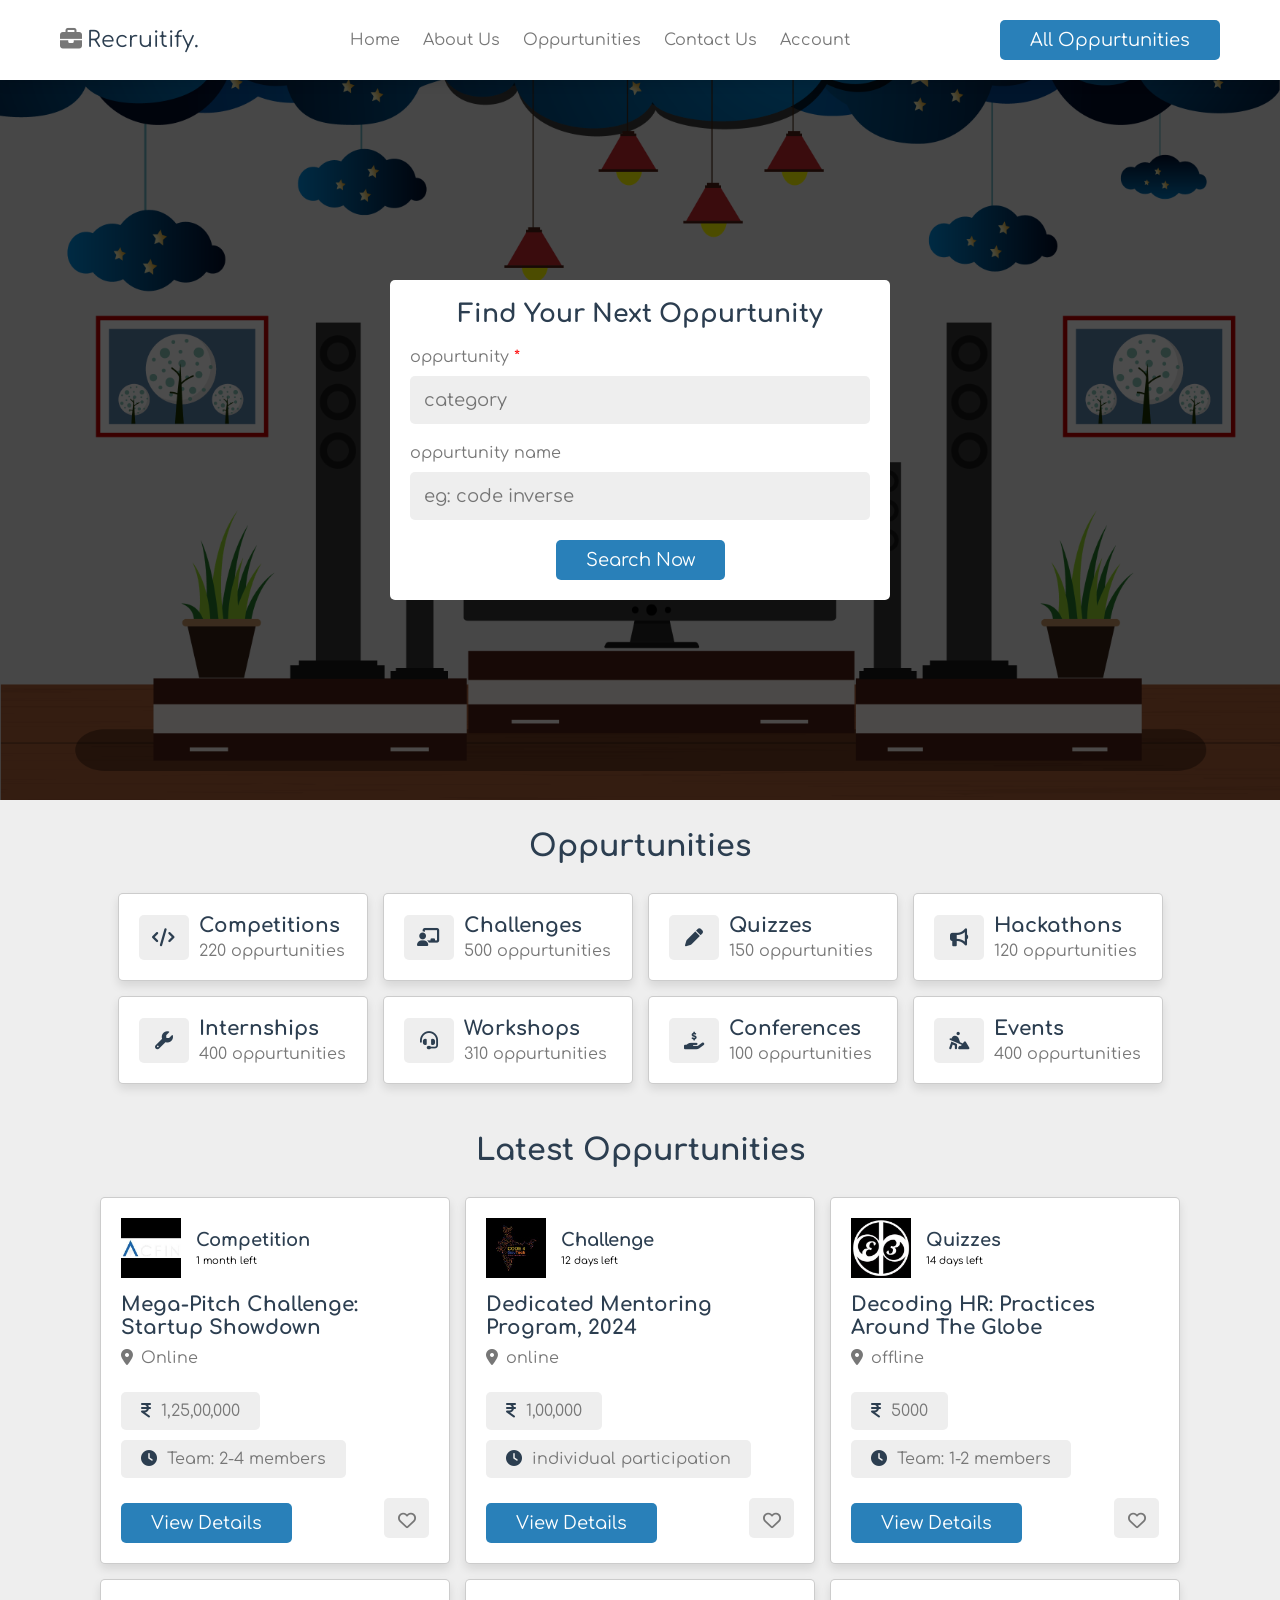
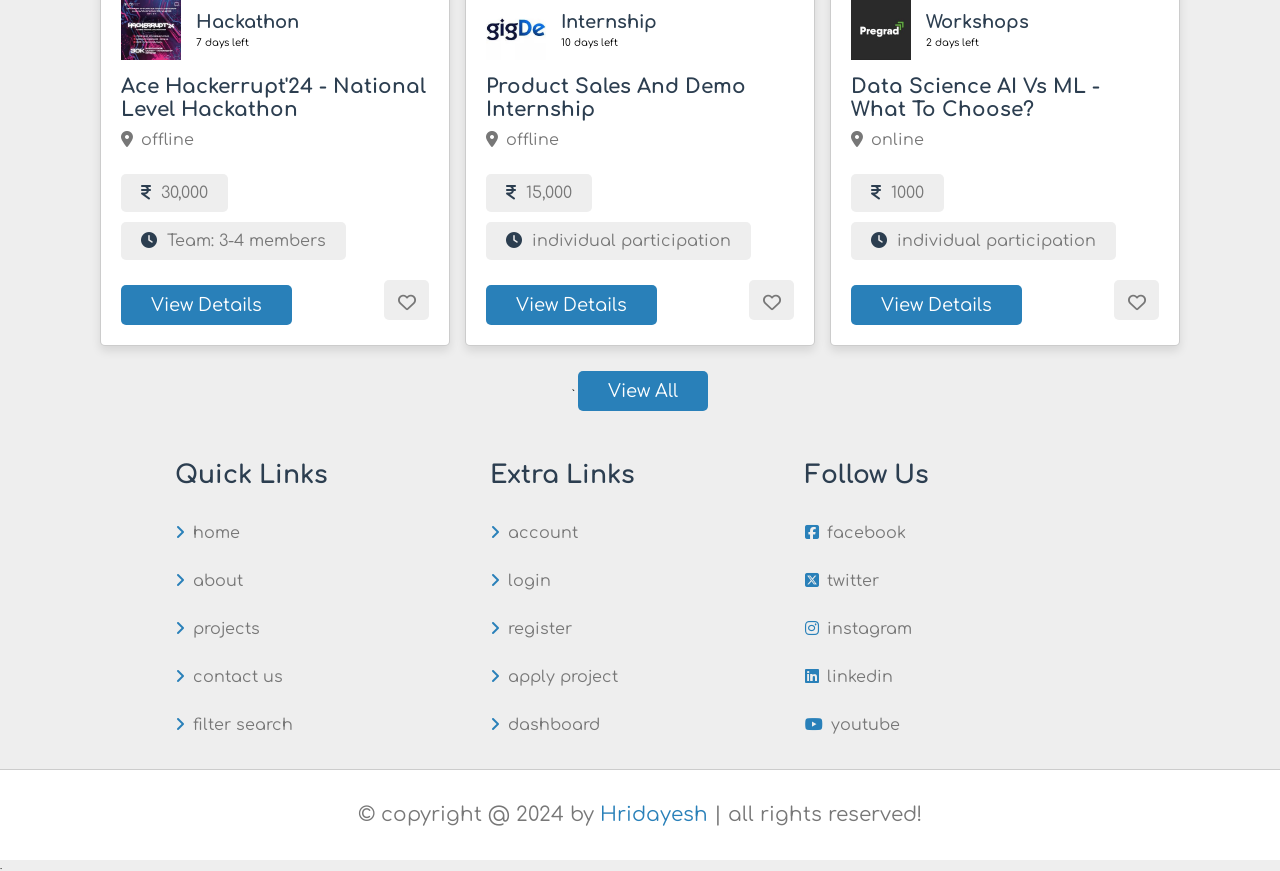
<file: index.html>
<!DOCTYPE html>
<html lang="en">

<head>
    <meta charset="UTF-8">
    <meta http-equiv="X-UA-Compatible" content="IE=edge">
    <meta name="viewport" content="width=device-width, initial-scale=1.0">
    <title>Home</title>

    <!-- CSS file link -->
    <link rel="stylesheet" href="./css/style.css">
</head>

<body>
    <!-- header section -->


    <header class="header">

        <section class="flex">

            <div id="menu-btn" class="fas fa-bars-staggered"></div>

            <a href="index.html" class="logo"><i class="fas fa-briefcase"></i>Recruitify.</a>

            <nav class="navbar">
                <a href="index.html">home</a>
                <a href="about.html">about us</a>
                <a href="oppurtunities.html">oppurtunities</a>
                <a href="contact.html">contact us</a>
                <a href="login.html">account</a>
            </nav>

            <a href="#" class="btn" style="margin-top: 0;" onclick="window.location.href='oppurtunities.html'">all oppurtunities</a>

        </section>

    </header>

    <!-- header section -->

    <!-- home section -->

    <div class="home-container">

        <section class="home">

            <form method="post">
                <h3>find your next oppurtunity</h3>
                <p>oppurtunity <span>*</span></p>
                <input type="text" name="title" placeholder="category" required maxlength="20" class="input">
                <p>oppurtunity name</p>
                <input type="text" name="name" placeholder="eg: code inverse" required maxlength="50" class="input">
                <input onclick="window.location.href='#'" type="submit" value="search Now" name="search now" class="btn">
            </form>

        </section>

    </div>

    <!-- home section -->

    <!-- category section -->

    <section class="category">

        <h1 class="heading">oppurtunities</h1>

        <div class="box-container">

            <a href="#" class="box">
                <i class="fas fa-code"></i>
                <div>
                    <h3>Competitions</h3>
                    <span>220 oppurtunities</span>
                </div>
            </a>

            <a href="#" class="box">
                <i class="fas fa-chalkboard-user"></i>
                <div>
                    <h3>challenges</h3>
                    <span>500 oppurtunities</span>
                </div>
            </a>

            <a href="#" class="box">
                <i class="fas fa-pen"></i>
                <div>
                    <h3>quizzes</h3>
                    <span>150 oppurtunities</span>
                </div>
            </a>

            <a href="#" class="box">
                <i class="fas fa-bullhorn"></i>
                <div>
                    <h3>hackathons</h3>
                    <span>120 oppurtunities</span>
                </div>
            </a>

            <a href="#" class="box">
                <i class="fas fa-wrench"></i>
                <div>
                    <h3>internships</h3>
                    <span>400 oppurtunities</span>
                </div>
            </a>

            <a href="#" class="box">
                <i class="fas fa-headset"></i>
                <div>
                    <h3>workshops</h3>
                    <span>310 oppurtunities</span>
                </div>
            </a>

            <a href="#" class="box">
                <i class="fas fa-hand-holding-dollar"></i>
                <div>
                    <h3>conferences</h3>
                    <span>100 oppurtunities</span>
                </div>
            </a>

            <a href="#" class="box">
                <i class="fas fa-person-digging"></i>
                <div>
                    <h3>events</h3>
                    <span>400 oppurtunities</span>
                </div>
            </a>

        </div>

    </section>

    <!-- category section -->

    <!-- projects section -->

    <section class="projects-container">

        <h1 class="heading">latest oppurtunities</h1>

        <div class="box-container">

            <div class="box">
                <div class="company">
                    <img src="./images/unstop1.jpg" alt="">
                    <div>
                        <h3>Competition</h3>
                        <span>1 month left</span>
                    </div>
                </div>
                <h3 class="project-title">mega-pitch challenge: startup showdown</h3>
                <p class="location"><i class="fas fa-map-marker-alt"></i> <span>Online</span></p>
                <div class="tags">
                    <p><i class="fas fa-indian-rupee-sign"></i> <span>1,25,00,000</span></p>
                    <p><i class="fas fa-clock"></i> <span>Team: 2-4 members</span></p>
                </div>
                <div class="flex-button">
                    <a href="view_project.html" class="btn">view details</a>
                    <button type="submit" class="far fa-heart" name="save"></button>
                </div>
            </div>

            <div class="box">
                <div class="company">
                    <img src="./images/unstop2.jpg" alt="">
                    <div>
                        <h3>challenge</h3>
                        <span>12 days left</span>
                    </div>
                </div>
                <h3 class="project-title">Dedicated Mentoring Program, 2024</h3>
                <p class="location"><i class="fas fa-map-marker-alt"></i> <span>online</span></p>
                <div class="tags">
                    <p><i class="fas fa-indian-rupee-sign"></i> <span>1,00,000</span></p>
                    <p><i class="fas fa-clock"></i> <span>individual participation</span></p>
                </div>
                <div class="flex-button">
                    <a href="view_project.html" class="btn">view details</a>
                    <button type="submit" class="far fa-heart" name="save"></button>
                </div>
            </div>

            <div class="box">
                <div class="company">
                    <img src="./images/unstop3.jpg" alt="">
                    <div>
                        <h3>Quizzes</h3>
                        <span>14 days left</span>
                    </div>
                </div>
                <h3 class="project-title">Decoding HR: Practices Around the Globe</h3>
                <p class="location"><i class="fas fa-map-marker-alt"></i> <span>offline</span></p>
                <div class="tags">
                    <p><i class="fas fa-indian-rupee-sign"></i> <span>5000</span></p>
                    <p><i class="fas fa-clock"></i> <span>Team: 1-2 members</span></p>
                </div>
                <div class="flex-button">
                    <a href="view_project.html" class="btn">view details</a>
                    <button type="submit" class="far fa-heart" name="save"></button>
                </div>
            </div>

            <div class="box">
                <div class="company">
                    <img src="./images/unstop4.jpg" alt="">
                    <div>
                        <h3>hackathon</h3>
                        <span>7 days left</span>
                    </div>
                </div>
                <h3 class="project-title">Ace Hackerrupt'24 - National Level Hackathon</h3>
                <p class="location"><i class="fas fa-map-marker-alt"></i> <span>offline</span></p>
                <div class="tags">
                    <p><i class="fas fa-indian-rupee-sign"></i> <span>30,000</span></p>
                    <p><i class="fas fa-clock"></i> <span>Team: 3-4 members</span></p>
                </div>
                <div class="flex-button">
                    <a href="view_project.html" class="btn">view details</a>
                    <button type="submit" class="far fa-heart" name="save"></button>
                </div>
            </div>

            <div class="box">
                <div class="company">
                    <img src="./images/unstop5.jpg" alt="">
                    <div>
                        <h3>internship</h3>
                        <span>10 days left</span>
                    </div>
                </div>
                <h3 class="project-title">Product sales and Demo internship</h3>
                <p class="location"><i class="fas fa-map-marker-alt"></i> <span>offline</span></p>
                <div class="tags">
                    <p><i class="fas fa-indian-rupee-sign"></i> <span>15,000</span></p>
                    <p><i class="fas fa-clock"></i> <span>individual participation</span></p>
                </div>
                <div class="flex-button">
                    <a href="view_project.html" class="btn">view details</a>
                    <button type="submit" class="far fa-heart" name="save"></button>
                </div>
            </div>

            <div class="box">
                <div class="company">
                    <img src="./images/unstop6.jpg" alt="">
                    <div>
                        <h3>workshops</h3>
                        <span>2 days left</span>
                    </div>
                </div>
                <h3 class="project-title">data science AI vs ML - what to choose?</h3>
                <p class="location"><i class="fas fa-map-marker-alt"></i> <span>online</span></p>
                <div class="tags">
                    <p><i class="fas fa-indian-rupee-sign"></i> <span>1000</span></p>
                    <p><i class="fas fa-clock"></i> <span>individual participation</span></p>
                </div>
                <div class="flex-button">
                    <a href="view_project.html" class="btn">view details</a>
                    <button type="submit" class="far fa-heart" name="save"></button>
                </div>
            </div>



        </div>

        <div style="text-align: center; margin-top: 1.5rem;">
            `
            <a href="oppurtunities.html" class="btn">view all</a>
        </div>

    </section>

    <!-- projects section -->









    <!-- footer section  begins   -->

    <footer class="footer">

        <section class="grid">

            <div class="box">
                <h3>quick links</h3>
                <a href="index.html"><i class="fas fa-angle-right"></i>home</a>
                <a href="about.html"><i class="fas fa-angle-right"></i>about</a>
                <a href="oppurtunities.html"><i class="fas fa-angle-right"></i>projects</a>
                <a href="contact.html"><i class="fas fa-angle-right"></i>contact us</a>
                <a href="#"><i class="fas fa-angle-right"></i>filter search</a>
            </div>

            <div class="box">
                <h3>extra links</h3>
                <a href="#"><i class="fas fa-angle-right"></i>account</a>
                <a href="login.html"><i class="fas fa-angle-right"></i>login</a>
                <a href="register.html"><i class="fas fa-angle-right"></i>register</a>
                <a href="#"><i class="fas fa-angle-right"></i>apply project</a>
                <a href="#"><i class="fas fa-angle-right"></i>dashboard</a>
            </div>

            <div class="box">
                <h3>follow us</h3>
                <a href="#"><i class="fab fa-square-facebook"></i>facebook</a>
                <a href="#"><i class="fab fa-square-x-twitter"></i>twitter</a>
                <a href="#"><i class="fab fa-instagram"></i>instagram</a>
                <a href="#"><i class="fab fa-linkedin"></i>linkedin</a>
                <a href="#"><i class="fab fa-youtube"></i>youtube</a>
            </div>

        </section>

        <script>
            document.addEventListener("DOMContentLoaded", function() {
                let headings = document.querySelectorAll('.box .company div h3'); // Select all h3 elements in boxes
        
                // Select the input field for opportunity
                let opportunityInput = document.querySelector('.input[name="title"]');
        
                // Add event listener for input event on opportunity input field
                opportunityInput.addEventListener("input", (e) => {
                    let search_term = e.target.value.trim().toLowerCase(); // Trim and convert search term to lowercase
                    for (let i = 0; i < headings.length; i++) {
                        let heading_text = headings[i].textContent.trim().toLowerCase(); // Get heading text content and convert to lowercase
                        let parentBox = headings[i].closest('.box'); // Get the parent box of the heading
                        if (heading_text.includes(search_term)) {
                            parentBox.style.display = "block"; // Show box if it contains the matching heading
                        } else {
                            parentBox.style.display = "none"; // Hide box if it does not contain the matching heading
                        }
                    }
                });
            });
        </script>
        
           
        <div class="credit">&copy; copyright @ 2024 by <span>hridayesh</span> | all rights reserved!</div>

    </footer>

    <!-- footer section  ends   -->



    <!-- JS file link -->.
    <script src="./js/script.js"></script>
</body>

</html>
</file>
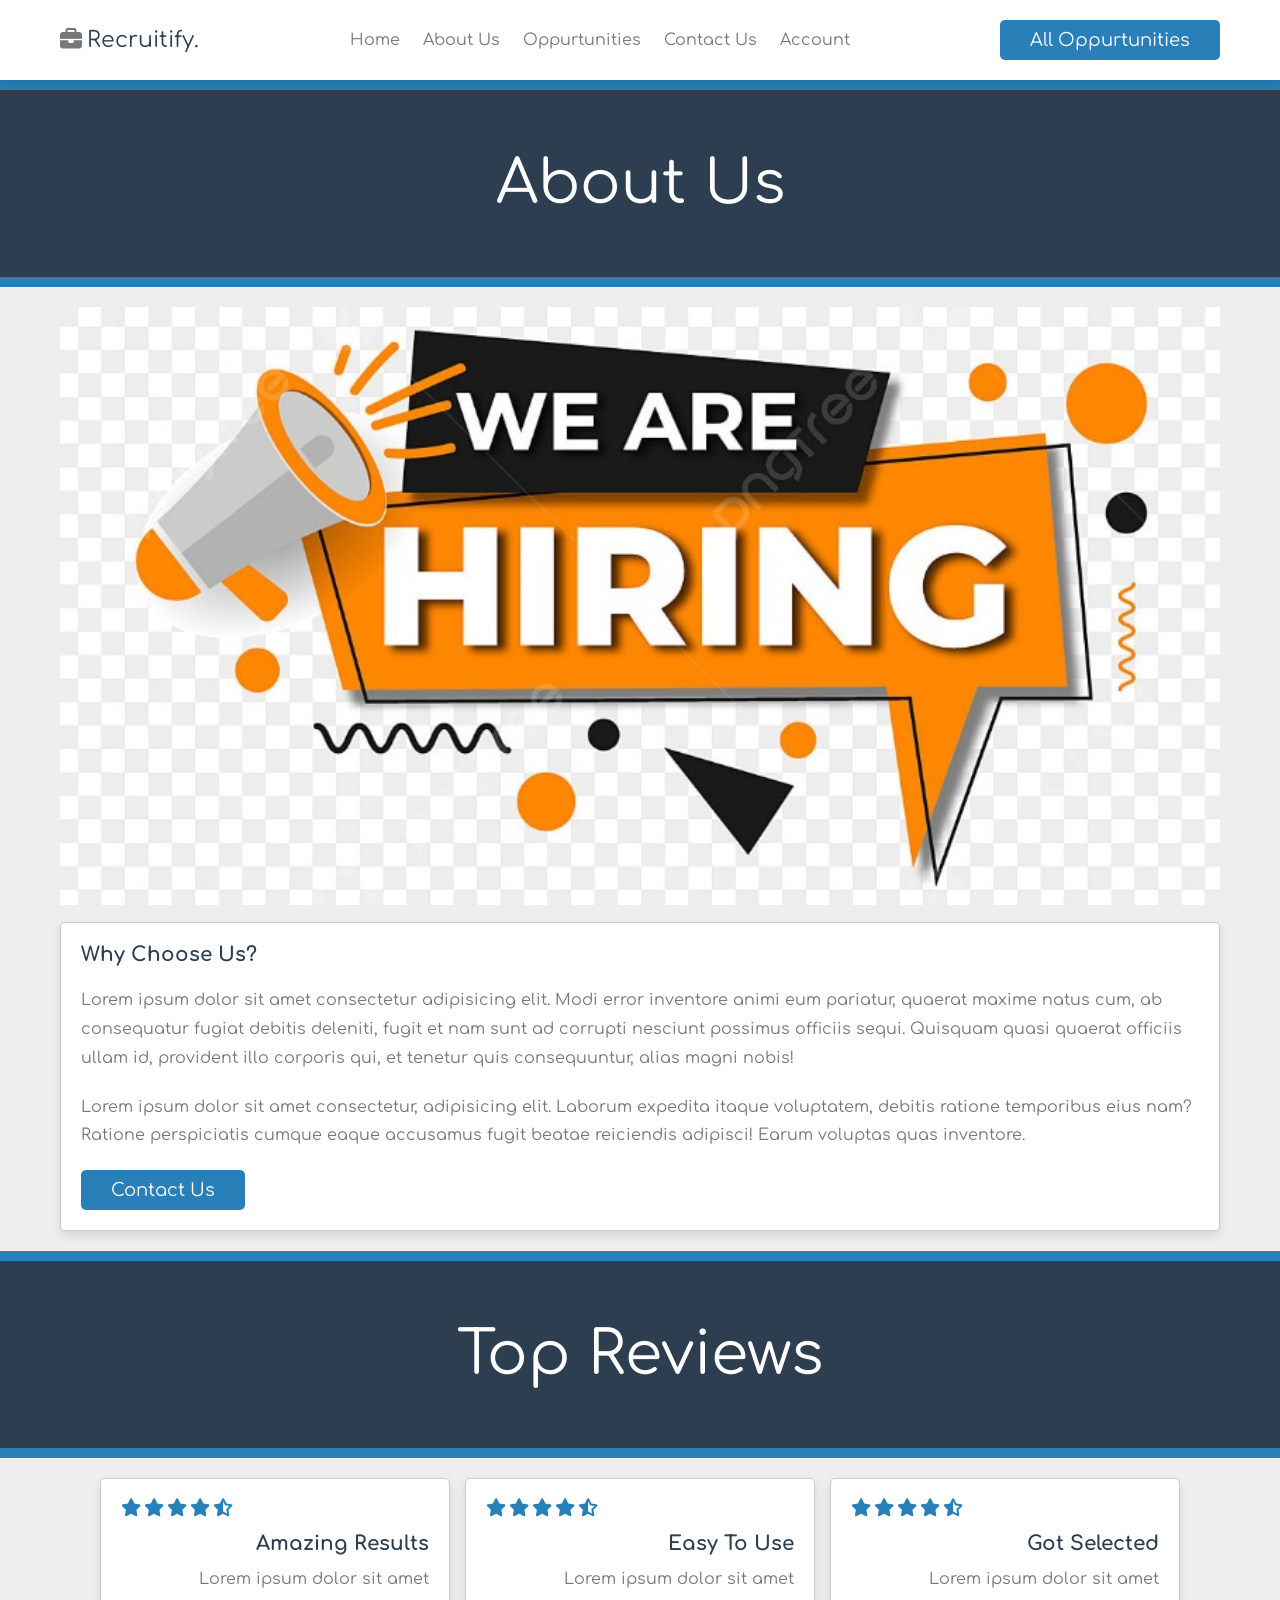
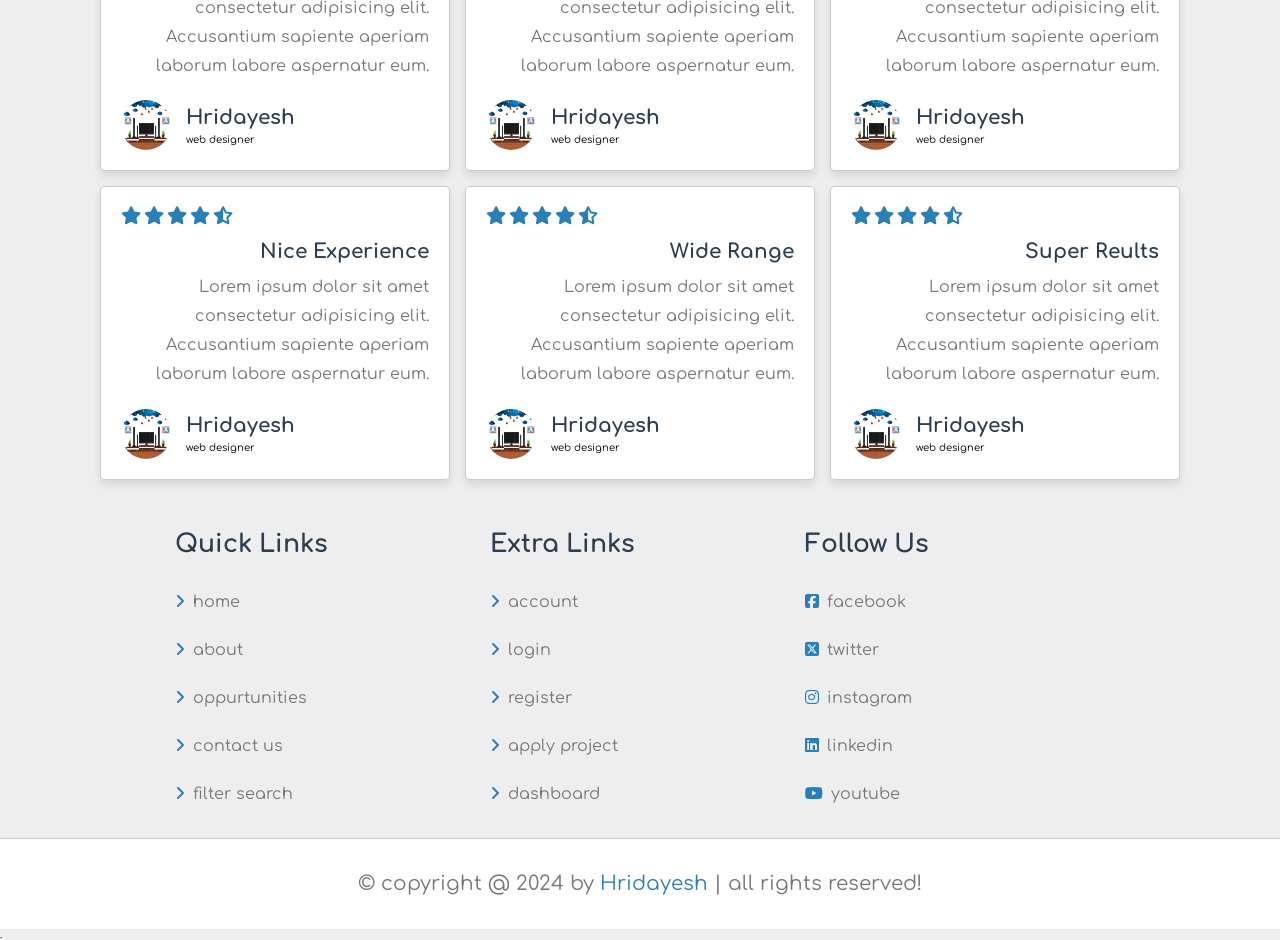
<file: about.html>
<!DOCTYPE html>
<html lang="en">

<head>
    <meta charset="UTF-8">
    <meta http-equiv="X-UA-Compatible" content="IE=edge">
    <meta name="viewport" content="width=device-width, initial-scale=1.0">
    <title>About</title>

    <!-- CSS file link -->
    <link rel="stylesheet" href="./css/style.css">
</head>

<body>
    <!-- header section -->


    <header class="header">

        <section class="flex">

            <div id="menu-btn" class="fas fa-bars-staggered"></div>

            <a href="index.html" class="logo"><i class="fas fa-briefcase"></i>Recruitify.</a>

            <nav class="navbar">
                <a href="index.html">home</a>
                <a href="about.html">about us</a>
                <a href="oppurtunities.html">oppurtunities</a>
                <a href="contact.html">contact us</a>
                <a href="login.html">account</a>
            </nav>

            <a href="#" class="btn" onclick="window.location.href='oppurtunities.html'" style="margin-top: 0;">all oppurtunities</a>

        </section>

    </header>

    <!-- header section -->

    <!-- about us section  -->

    <div class="section-title">about us</div>

    <section class="about">

        <img src="images/logo2.jpg" class="" alt="logo">
        <div class="box">
            <h3>why choose us?</h3>
            <p>Lorem ipsum dolor sit amet consectetur adipisicing elit. Modi error inventore animi eum pariatur, quaerat
                maxime natus cum, ab consequatur fugiat debitis deleniti, fugit et nam sunt ad corrupti nesciunt
                possimus officiis sequi. Quisquam quasi quaerat officiis ullam id, provident illo corporis qui, et
                tenetur quis consequuntur, alias magni nobis!</p>
            <p>Lorem ipsum dolor sit amet consectetur, adipisicing elit. Laborum expedita itaque voluptatem, debitis
                ratione temporibus eius nam? Ratione perspiciatis cumque eaque accusamus fugit beatae reiciendis
                adipisci! Earum voluptas quas inventore.</p>
            <a href="contact.html" class="btn">contact us</a>
        </div>

    </section>

    <!-- about us section  -->

    <!-- reviews selection starts -->

    <div class="section-title">top reviews</div>

    <section class="reviews">

        <div class="box-container">

            <div class="box">
                <div class="stars">
                    <i class="fas fa-star"></i>
                    <i class="fas fa-star"></i>
                    <i class="fas fa-star"></i>
                    <i class="fas fa-star"></i>
                    <i class="fas fa-star-half-alt"></i>
                </div>
                <h3 class="title">amazing results</h3>
                <p>Lorem ipsum dolor sit amet consectetur adipisicing elit. Accusantium sapiente aperiam laborum labore
                    aspernatur eum.</p>
                <div class="user">
                    <img style="height: 50px; width:50px; border-radius:25px;" src="./images/home-bg.png" alt="">
                    <div>
                        <h3>hridayesh</h3>
                        <span>web designer</span>
                    </div>
                </div>
            </div>

            <div class="box">
                <div class="stars">
                    <i class="fas fa-star"></i>
                    <i class="fas fa-star"></i>
                    <i class="fas fa-star"></i>
                    <i class="fas fa-star"></i>
                    <i class="fas fa-star-half-alt"></i>
                </div>
                <h3 class="title">easy to use</h3>
                <p>Lorem ipsum dolor sit amet consectetur adipisicing elit. Accusantium sapiente aperiam laborum labore
                    aspernatur eum.</p>
                <div class="user">
                    <img style="height: 50px; width:50px; border-radius:25px;" src="./images/home-bg.png" alt="">
                    <div>
                        <h3>hridayesh</h3>
                        <span>web designer</span>
                    </div>
                </div>
            </div>

            <div class="box">
                <div class="stars">
                    <i class="fas fa-star"></i>
                    <i class="fas fa-star"></i>
                    <i class="fas fa-star"></i>
                    <i class="fas fa-star"></i>
                    <i class="fas fa-star-half-alt"></i>
                </div>
                <h3 class="title">got selected</h3>
                <p>Lorem ipsum dolor sit amet consectetur adipisicing elit. Accusantium sapiente aperiam laborum labore
                    aspernatur eum.</p>
                <div class="user">
                    <img style="height: 50px; width:50px; border-radius:25px;" src="./images/home-bg.png" alt="">
                    <div>
                        <h3>hridayesh</h3>
                        <span>web designer</span>
                    </div>
                </div>
            </div>

            <div class="box">
                <div class="stars">
                    <i class="fas fa-star"></i>
                    <i class="fas fa-star"></i>
                    <i class="fas fa-star"></i>
                    <i class="fas fa-star"></i>
                    <i class="fas fa-star-half-alt"></i>
                </div>
                <h3 class="title">nice experience</h3>
                <p>Lorem ipsum dolor sit amet consectetur adipisicing elit. Accusantium sapiente aperiam laborum labore
                    aspernatur eum.</p>
                <div class="user">
                    <img style="height: 50px; width:50px; border-radius:25px;" src="./images/home-bg.png" alt="">
                    <div>
                        <h3>hridayesh</h3>
                        <span>web designer</span>
                    </div>
                </div>
            </div>

            <div class="box">
                <div class="stars">
                    <i class="fas fa-star"></i>
                    <i class="fas fa-star"></i>
                    <i class="fas fa-star"></i>
                    <i class="fas fa-star"></i>
                    <i class="fas fa-star-half-alt"></i>
                </div>
                <h3 class="title">wide range</h3>
                <p>Lorem ipsum dolor sit amet consectetur adipisicing elit. Accusantium sapiente aperiam laborum labore
                    aspernatur eum.</p>
                <div class="user">
                    <img style="height: 50px; width:50px; border-radius:25px;" src="./images/home-bg.png" alt="">
                    <div>
                        <h3>hridayesh</h3>
                        <span>web designer</span>
                    </div>
                </div>
            </div>

            <div class="box">
                <div class="stars">
                    <i class="fas fa-star"></i>
                    <i class="fas fa-star"></i>
                    <i class="fas fa-star"></i>
                    <i class="fas fa-star"></i>
                    <i class="fas fa-star-half-alt"></i>
                </div>
                <h3 class="title">super reults</h3>
                <p>Lorem ipsum dolor sit amet consectetur adipisicing elit. Accusantium sapiente aperiam laborum labore
                    aspernatur eum.</p>
                <div class="user">
                    <img style="height: 50px; width:50px; border-radius:25px;" src="./images/home-bg.png" alt="">
                    <div>
                        <h3>hridayesh</h3>
                        <span>web designer</span>
                    </div>
                </div>
            </div>

        </div>

    </section>

    <!-- reviews selection ends -->







    <!-- footer section  begins   -->

    <footer class="footer">

        <section class="grid">

            <div class="box">
                <h3>quick links</h3>
                <a href="index.html"><i class="fas fa-angle-right"></i>home</a>
                <a href="about.html"><i class="fas fa-angle-right"></i>about</a>
                <a href="oppurtunities.html"><i class="fas fa-angle-right"></i>oppurtunities</a>
                <a href="contact.html"><i class="fas fa-angle-right"></i>contact us</a>
                <a href="#"><i class="fas fa-angle-right"></i>filter search</a>
            </div>

            <div class="box">
                <h3>extra links</h3>
                <a href="#"><i class="fas fa-angle-right"></i>account</a>
                <a href="login.html"><i class="fas fa-angle-right"></i>login</a>
                <a href="register.html"><i class="fas fa-angle-right"></i>register</a>
                <a href="#"><i class="fas fa-angle-right"></i>apply project</a>
                <a href="#"><i class="fas fa-angle-right"></i>dashboard</a>
            </div>

            <div class="box">
                <h3>follow us</h3>
                <a href="#"><i class="fab fa-square-facebook"></i>facebook</a>
                <a href="#"><i class="fab fa-square-x-twitter"></i>twitter</a>
                <a href="#"><i class="fab fa-instagram"></i>instagram</a>
                <a href="#"><i class="fab fa-linkedin"></i>linkedin</a>
                <a href="#"><i class="fab fa-youtube"></i>youtube</a>
            </div>

        </section>

        <div class="credit">&copy; copyright @ 2024 by <span>hridayesh</span> | all rights reserved!</div>

    </footer>

    <!-- footer section  ends   -->



    <!-- JS file link -->.
    <script src="./js/script.js"></script>
</body>

</html>
</file>
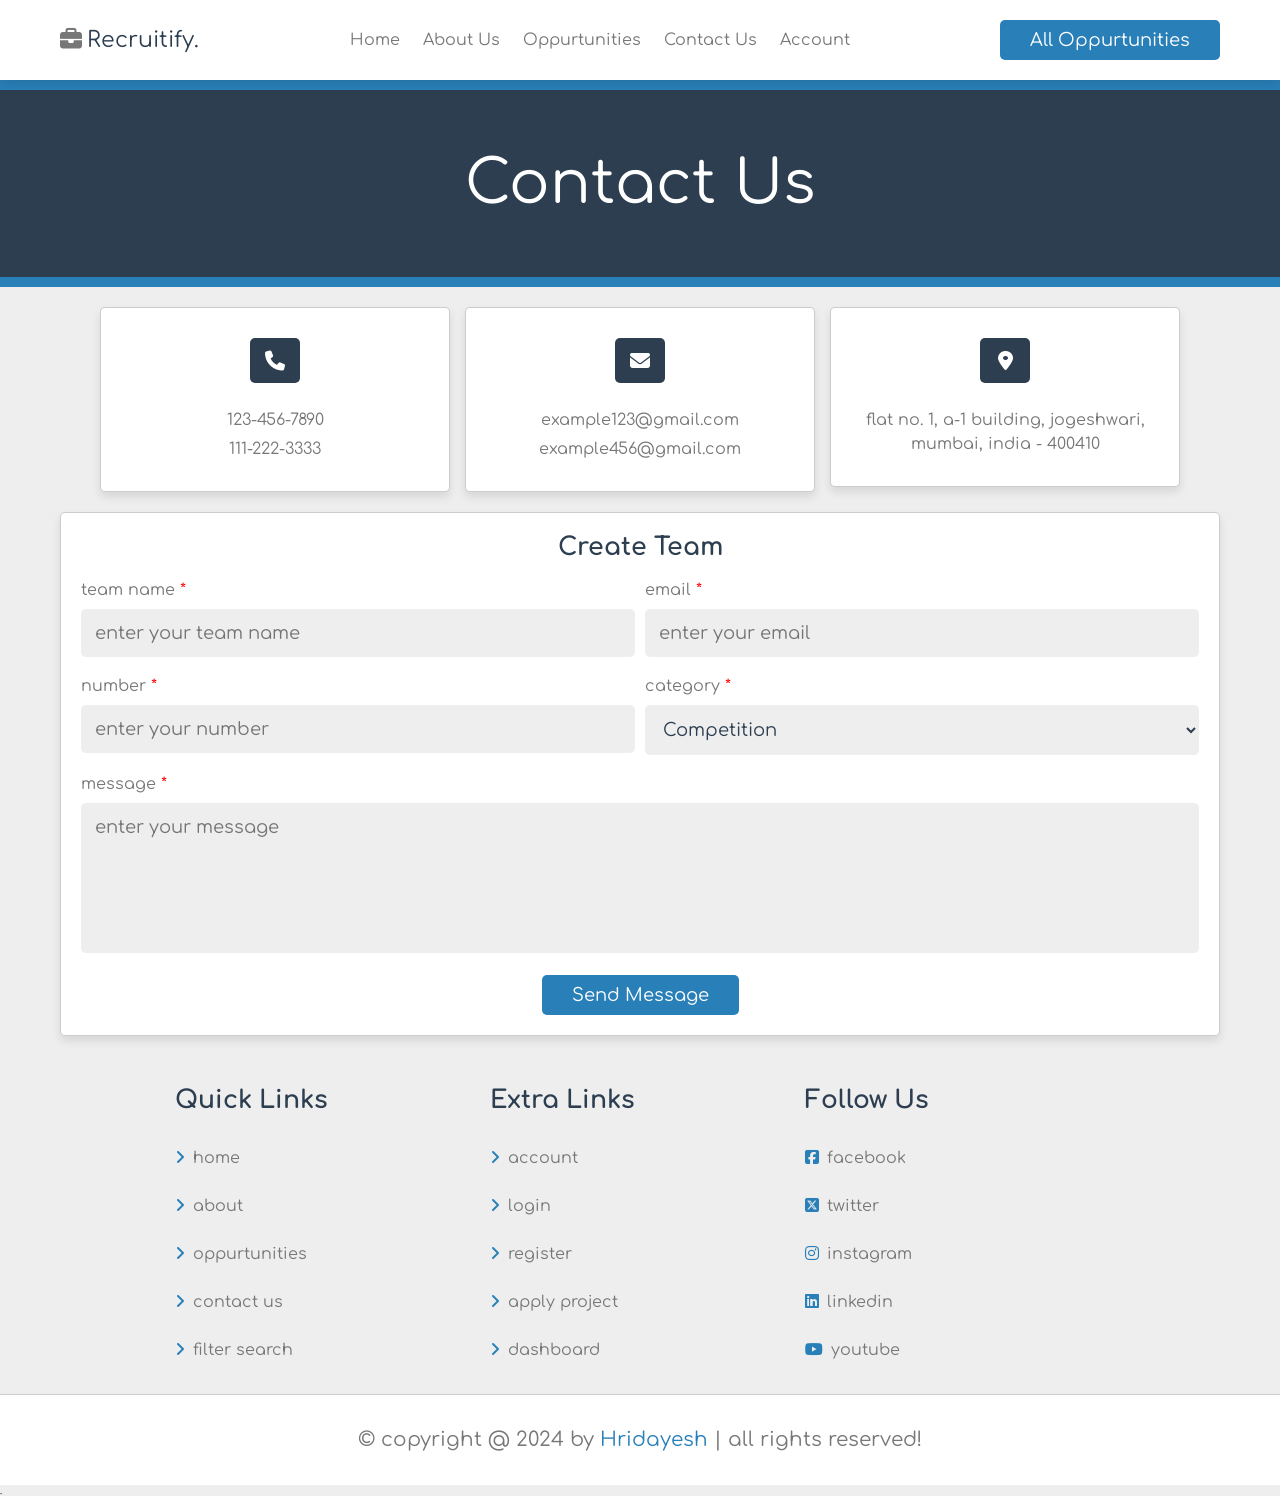
<file: contact.html>
<!DOCTYPE html>
<html lang="en">
<head>
    <meta charset="UTF-8">
    <meta http-equiv="X-UA-Compatible" content="IE=edge">
    <meta name="viewport" content="width=device-width, initial-scale=1.0">
    <title>Contact</title>

    <!-- CSS file link -->
    <link rel="stylesheet" href="./css/style.css">
</head>

<body>
    <!-- header section -->


    <header class="header">

        <section class="flex">

            <div id="menu-btn" class="fas fa-bars-staggered"></div>
            
            <a href="index.html" class="logo"><i class="fas fa-briefcase"></i>Recruitify.</a> 

            <nav class="navbar">
                <a href="index.html">home</a>
                <a href="about.html">about us</a>
                <a href="oppurtunities.html">oppurtunities</a>
                <a href="contact.html">contact us</a>
                <a href="login.html">account</a>
            </nav>

            <a href="#" class="btn" onclick="window.location.href='oppurtunities.html'" style="margin-top: 0;">all oppurtunities</a>

        </section>

    </header>

    <!-- header section -->

<!-- contact us section starts -->

<div class="section-title">contact us</div>

<section class="contact">

    <div class="box-container">

        <div class="box">
            <i class="fas fa-phone"></i>
            <a href="tel:1234567890">123-456-7890</a>
            <a href="tel:1112223333">111-222-3333</a>
        </div>

        <div class="box">
            <i class="fas fa-envelope"></i>
            <a href="mailto:example123@gmail.com">example123@gmail.com</a>
            <a href="mailto:example456@gmail.com">example456@gmail.com</a>
        </div>

        <div class="box">
            <i class="fas fa-map-marker-alt"></i>
            <a href="#">flat no. 1, a-1 building, jogeshwari, mumbai, india - 400410</a>
        </div>
    </div>

    <form action="https://formsubmit.co/3ae77fca6040e71de0c8f310959832d1" method="POST" >
        <h3>Create Team</h3>
        <div class="flex">
            <div class="box">
                <p>team name <span>*</span></p>
                <input type="text" name="name" required maxlength="20" 
                placeholder="enter your team name" class="input">
            </div>
            <div class="box">
                <p>email <span>*</span></p>
                <input type="email" name="email" required maxlength="50" 
                placeholder="enter your email" class="input">
            </div>
            <div class="box">
                <p>number <span>*</span></p>
                <input type="number" name="number" required maxlength="20"
                min="0" max="9999999999" 
                placeholder="enter your number" class="input">
            </div>
            <div class="box">
                <p>category <span>*</span></p>
                <select name="role" required class="input">
                    <option value="employee">Competition</option>
                    <option value="employee">Challenges</option>
                    <option value="employee">Quizzes</option>
                    <option value="employee">Hackathons</option>
                    <option value="employee">Internships</option>
                    <option value="employee">Workshops</option>
                    <option value="employee">Conferences</option>
                    <option value="employee">Events</option>
                </select>
            </div>
        </div>
        <p>message <span>*</span></p>
        <textarea name="message" class="input" required maxlength="1000" 
        cols="30" placeholder="enter your message" rows="10"></textarea>
        <input type="submit" value="send message" name="send" class="btn">
    </form>
    
</section>

<!-- contact us section ends -->









    
<!-- footer section  begins   -->

    <footer class="footer">

        <section class="grid">

            <div class="box">
                <h3>quick links</h3>
                <a href="index.html"><i class="fas fa-angle-right"></i>home</a>
                <a href="about.html"><i class="fas fa-angle-right"></i>about</a>
                <a href="oppurtunities.html"><i class="fas fa-angle-right"></i>oppurtunities</a>
                <a href="contact.html"><i class="fas fa-angle-right"></i>contact us</a>
                <a href="#"><i class="fas fa-angle-right"></i>filter search</a>
            </div>
        
            <div class="box">
                <h3>extra links</h3>
                <a href="#"><i class="fas fa-angle-right"></i>account</a>
                <a href="login.html"><i class="fas fa-angle-right"></i>login</a>
                <a href="register.html"><i class="fas fa-angle-right"></i>register</a>
                <a href="#"><i class="fas fa-angle-right"></i>apply project</a>
                <a href="#"><i class="fas fa-angle-right"></i>dashboard</a>
            </div>

            <div class="box">
                <h3>follow us</h3>
                <a href="#"><i class="fab fa-square-facebook"></i>facebook</a>
                <a href="#"><i class="fab fa-square-x-twitter"></i>twitter</a>
                <a href="#"><i class="fab fa-instagram"></i>instagram</a>
                <a href="#"><i class="fab fa-linkedin"></i>linkedin</a>
                <a href="#"><i class="fab fa-youtube"></i>youtube</a>
            </div>

        </section>

        <div class="credit">&copy; copyright @ 2024 by <span>hridayesh</span> | all rights reserved!</div>
    
    </footer>

<!-- footer section  ends   -->
    
    
    
    <!-- JS file link -->.
    <script src="./js/script.js"></script>
</body>
</html>
</file>
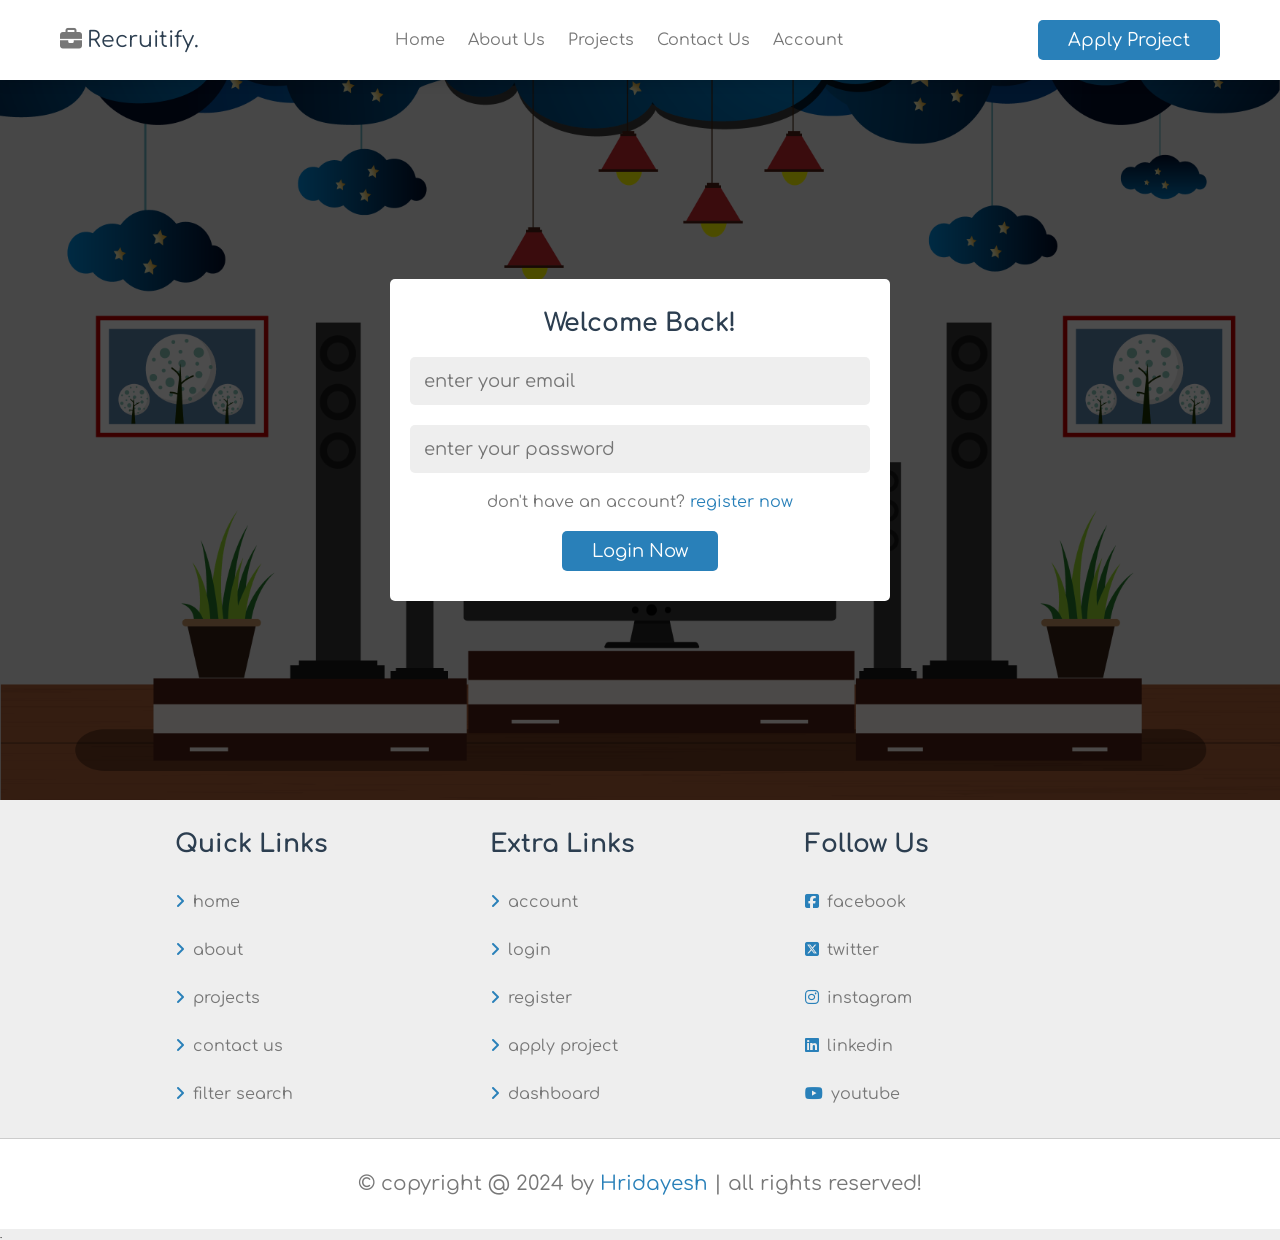
<file: login.html>
<!DOCTYPE html>
<html lang="en">
<head>
    <meta charset="UTF-8">
    <meta http-equiv="X-UA-Compatible" content="IE=edge">
    <meta name="viewport" content="width=device-width, initial-scale=1.0">
    <title>Login</title>

    <!-- CSS file link -->
    <link rel="stylesheet" href="./css/style.css">
</head>

<body>
    <!-- header section -->


    <header class="header">

        <section class="flex">

            <div id="menu-btn" class="fas fa-bars-staggered"></div>
            
            <a href="index.html" class="logo"><i class="fas fa-briefcase"></i>Recruitify.</a> 

            <nav class="navbar">
                <a href="index.html">home</a>
                <a href="about.html">about us</a>
                <a href="oppurtunities.html">projects</a>
                <a href="contact.html">contact us</a>
                <a href="login.html">account</a>
            </nav>

            <a href="#" class="btn" onclick="window.location.href='oppurtunities.html'" style="margin-top: 0;">apply project</a>

        </section>

    </header>

    <!-- header section -->

<!-- account section starts -->

<div class="account-form-container">

    <section class="account-form">

        <form action="" method="post">
            <h3>welcome back!</h3>
            <input id="email2" type="email" required name="email" maxlength="50"
            class="input" placeholder="enter your email">
            <input id="password2" type="password" required name="pass" maxlength="20"
            placeholder="enter your password" class="input">
            <p>don't have an account? <a href="register.html">register now</a></p>
            <input type="submit"  onclick="myFunction2()" value="login now" name="submit" class="btn">
        </form>

    </section>
        
</div>

<!-- account section ends -->








    
<!-- footer section  begins   -->

    <footer class="footer">

        <section class="grid">

            <div class="box">
                <h3>quick links</h3>
                <a href="index.html"><i class="fas fa-angle-right"></i>home</a>
                <a href="about.html"><i class="fas fa-angle-right"></i>about</a>
                <a href="oppurtunities.html"><i class="fas fa-angle-right"></i>projects</a>
                <a href="contact.html"><i class="fas fa-angle-right"></i>contact us</a>
                <a href="#"><i class="fas fa-angle-right"></i>filter search</a>
            </div>
        
            <div class="box">
                <h3>extra links</h3>
                <a href="#"><i class="fas fa-angle-right"></i>account</a>
                <a href="login.html"><i class="fas fa-angle-right"></i>login</a>
                <a href="register.html"><i class="fas fa-angle-right"></i>register</a>
                <a href="#"><i class="fas fa-angle-right"></i>apply project</a>
                <a href="#"><i class="fas fa-angle-right"></i>dashboard</a>
            </div>

            <div class="box">
                <h3>follow us</h3>
                <a href="#"><i class="fab fa-square-facebook"></i>facebook</a>
                <a href="#"><i class="fab fa-square-x-twitter"></i>twitter</a>
                <a href="#"><i class="fab fa-instagram"></i>instagram</a>
                <a href="#"><i class="fab fa-linkedin"></i>linkedin</a>
                <a href="#"><i class="fab fa-youtube"></i>youtube</a>
            </div>

        </section>

        <div class="credit">&copy; copyright @ 2024 by <span>hridayesh</span> | all rights reserved!</div>
    
    </footer>

<!-- footer section  ends   -->
    
    
    
    <!-- JS file link -->.
    <script src="./js/script.js"></script>
</body>
</html>
</file>
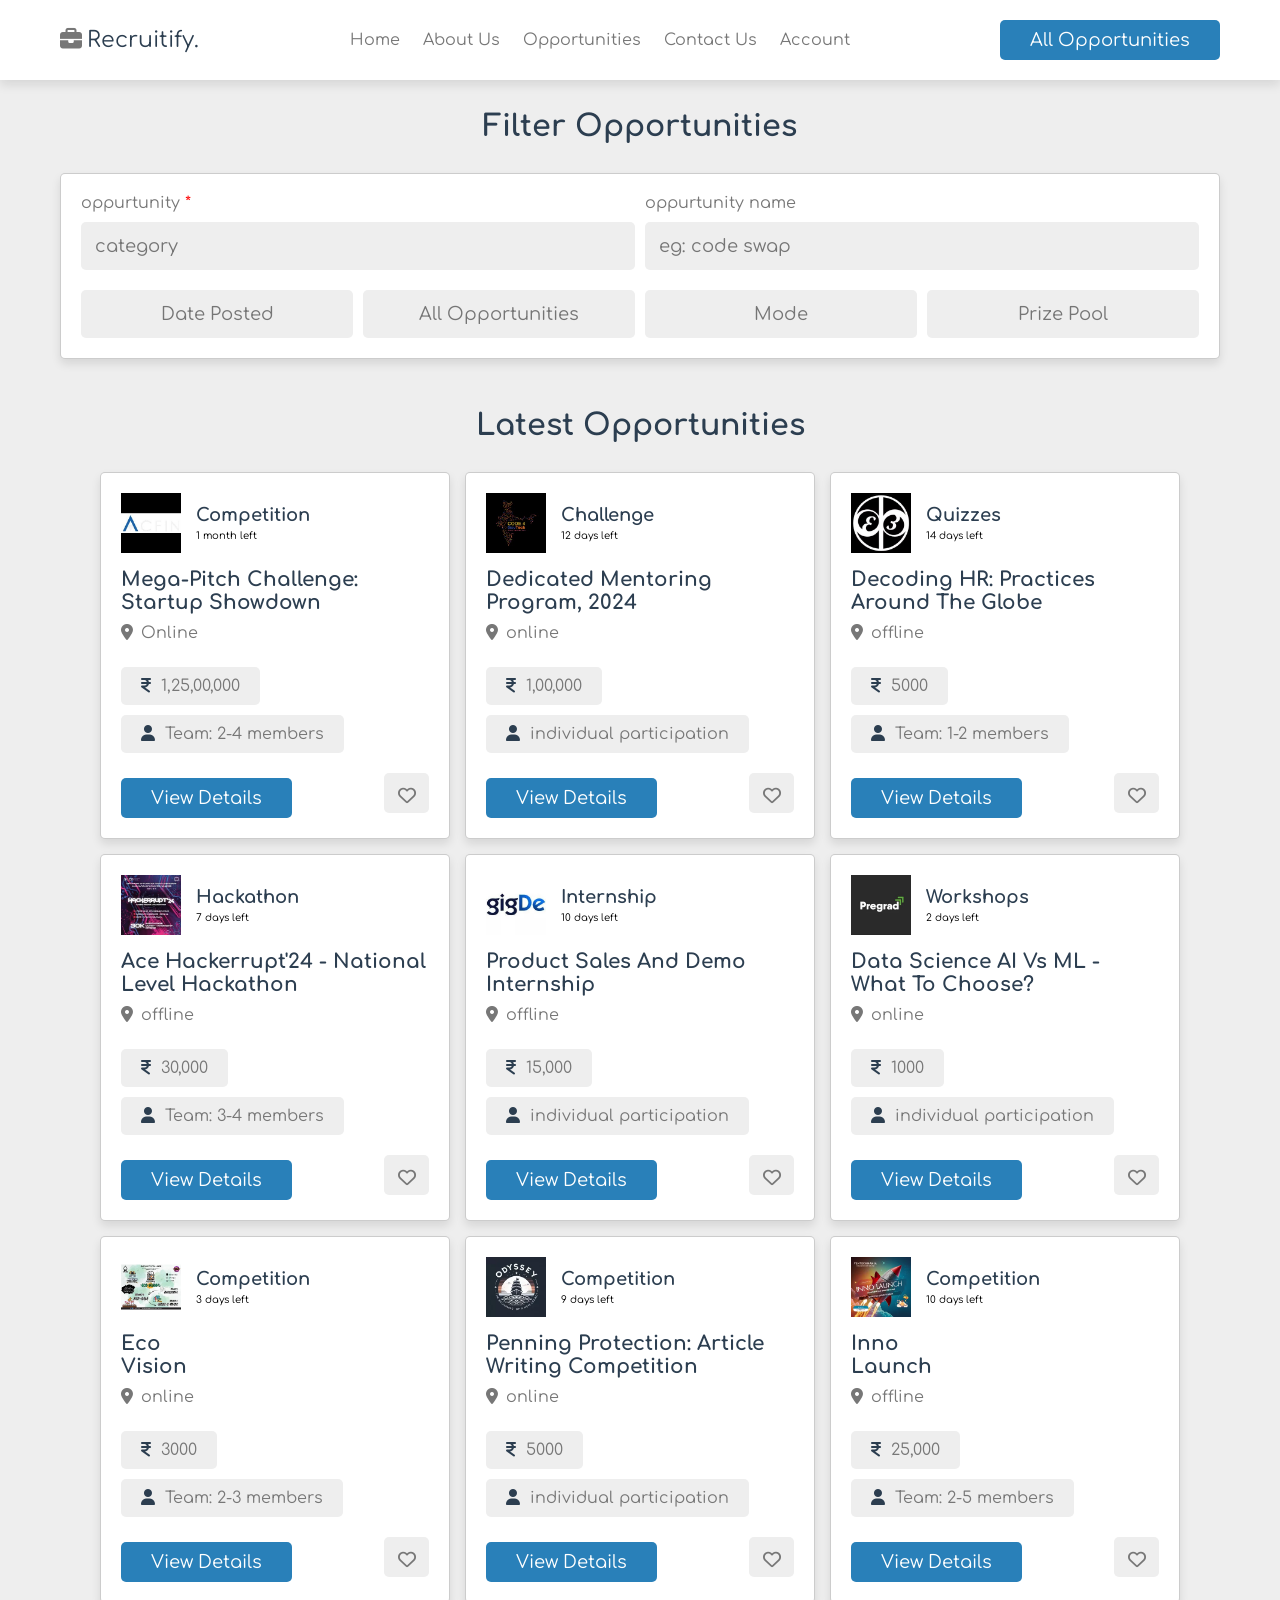
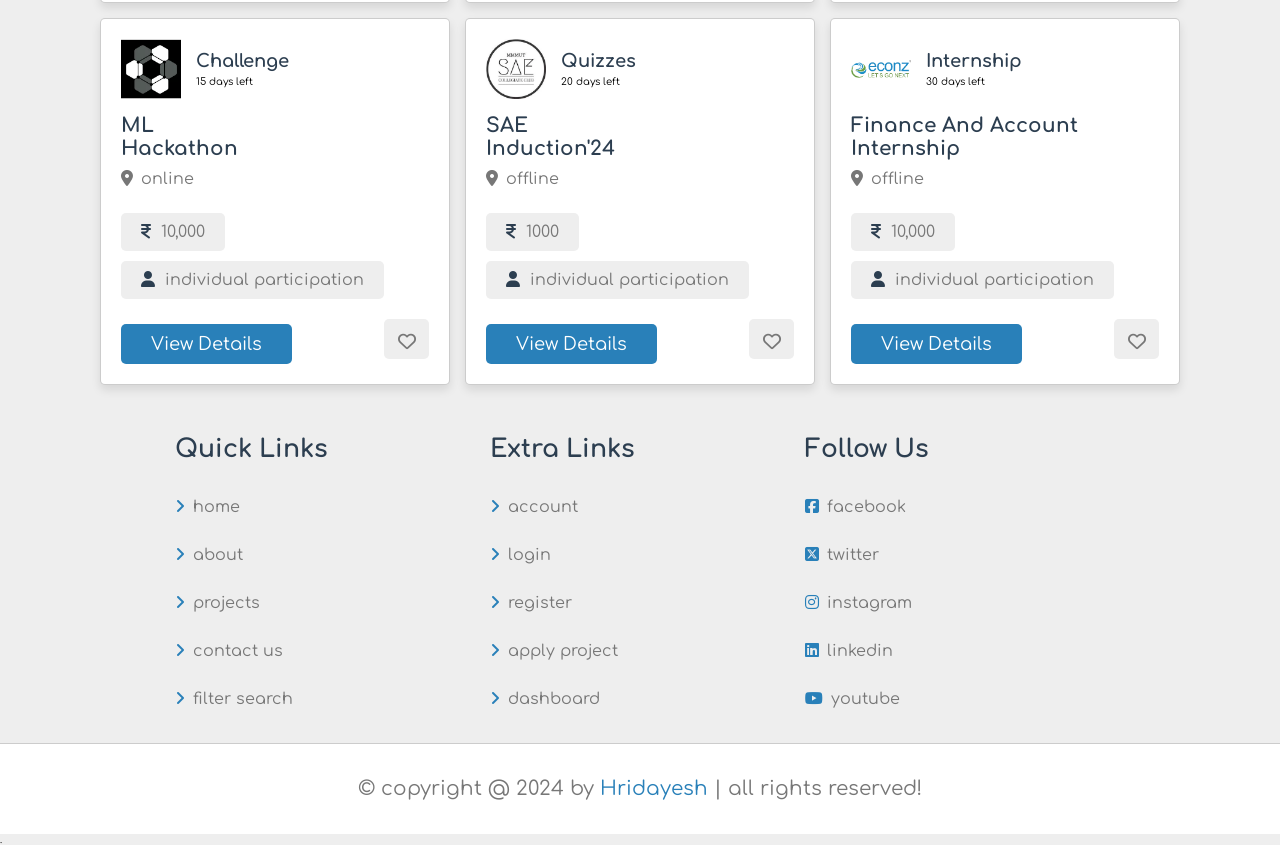
<file: oppurtunities.html>
<!DOCTYPE html>
<html lang="en">

<head>
    <meta charset="UTF-8">
    <meta http-equiv="X-UA-Compatible" content="IE=edge">
    <meta name="viewport" content="width=device-width, initial-scale=1.0">
    <title>All Projects</title>

    <!-- CSS file link -->
    <link rel="stylesheet" href="./css/style.css">
</head>

<body>
    <!-- header section -->

    

    <header class="header">

        <section class="flex">

            <div id="menu-btn" class="fas fa-bars-staggered"></div>

            <a href="index.html" class="logo"><i class="fas fa-briefcase"></i>Recruitify.</a>

            <nav class="navbar">
                <a href="index.html">home</a>
                <a href="about.html">about us</a>
                <a href="opportunities.html">opportunities</a>
                <a href="contact.html">contact us</a>
                <a href="login.html">account</a>
            </nav>

            <a href="#" class="btn" onclick="window.location.href='opportunities.html'" style="margin-top: 0;">all opportunities</a>

        </section>

    </header>

    <!-- header section -->

    <!-- project filter section starts -->

    <section class="project-filter">

        <h1 class="heading">filter opportunities</h1>

        <form action="" method="post">
            <div class="flex">
                <div class="box">
                    <p>oppurtunity <span>*</span></p>
                    <input type="text" name="title" placeholder="category" required maxlength="20" class="input">
                </div>
                <div class="box">
                    <p>oppurtunity name</p>
                    <input type="text" name="name" placeholder="eg: code swap" required maxlength="50" class="input">
                </div>
            </div>
            <div class="dropdown-container">
                <div class="dropdown">
                    <input type="text" readonly placeholder="date posted" name="date" maxlength="20" class="output">
                    <div class="lists">
                        <p class="items">today</p>
                        <p class="items">3 days ago</p>
                        <p class="items">7 days ago</p>
                        <p class="items">10 days ago</p>
                        <p class="items">15 days ago</p>
                        <p class="items">30 days ago</p>
                    </div>
                </div>

                <div class="dropdown">
                    <input type="text" readonly placeholder="all opportunities" name="date" maxlength="20" class="output">
                    <div class="lists">
                        <p class="items">Competitions</p>
                        <p class="items">challenges</p>
                        <p class="items">Quizzes</p>
                        <p class="items">Hackathons</p>
                        <p class="items">internships</p>
                        <p class="items">workshops</p>
                        <p class="items">conferences</p>
                        <p class="items">Events</p>
                    </div>
                </div>

                <div class="dropdown">
                    <input type="text" readonly placeholder="mode" name="date" maxlength="20" class="output">
                    <div class="lists">
                        <p class="items">online</p>
                        <p class="items">offline</p>
                    </div>
                </div>

                <div class="dropdown">
                    <input type="text" readonly placeholder="prize pool" name="date" maxlength="20" class="output">
                    <div class="lists">
                        <p class="items">less than 10k</p>
                        <p class="items">10k - 20k</p>
                        <p class="items">20k - 50k</p>
                        <p class="items">50k - 100k</p>
                        <p class="items">1M - 10M</p>
                        <p class="items">more than 10M</p>
                    </div>
                </div>

            </div>
        </form>

    </section>

    <!-- project filter section ends -->


    <!-- all jobs section starts -->

    <section class="projects-container">

        <h1 class="heading">latest opportunities</h1>

        <div class="box-container">

            <div class="box">
                <div class="company">
                    <img src="./images/unstop1.jpg" alt="">
                    <div>
                        <h3>Competition</h3>
                        <span>1 month left</span>
                    </div>
                </div>
                <h3 class="project-title">mega-pitch challenge: startup showdown</h3>
                <p class="location"><i class="fas fa-map-marker-alt"></i> <span>Online</span></p>
                <div class="tags">
                    <p><i class="fas fa-indian-rupee-sign"></i> <span>1,25,00,000</span></p>
                    <p><i class="fas fa-user"></i> <span>Team: 2-4 members</span></p>
                </div>
                <div class="flex-button">
                    <a href="view_project.html" class="btn">view details</a>
                    <button type="submit" class="far fa-heart" name="save"></button>
                </div>
            </div>

            <div class="box">
                <div class="company">
                    <img src="./images/unstop2.jpg" alt="">
                    <div>
                        <h3>challenge</h3>
                        <span>12 days left</span>
                    </div>
                </div>
                <h3 class="project-title">Dedicated Mentoring Program, 2024</h3>
                <p class="location"><i class="fas fa-map-marker-alt"></i> <span>online</span></p>
                <div class="tags">
                    <p><i class="fas fa-indian-rupee-sign"></i> <span>1,00,000</span></p>
                    <p><i class="fas fa-user"></i> <span>individual participation</span></p>
                </div>
                <div class="flex-button">
                    <a href="view_project.html" class="btn">view details</a>
                    <button type="submit" class="far fa-heart" name="save"></button>
                </div>
            </div>

            <div class="box">
                <div class="company">
                    <img src="./images/unstop3.jpg" alt="">
                    <div>
                        <h3>Quizzes</h3>
                        <span>14 days left</span>
                    </div>
                </div>
                <h3 class="project-title">Decoding HR: Practices Around the Globe</h3>
                <p class="location"><i class="fas fa-map-marker-alt"></i> <span>offline</span></p>
                <div class="tags">
                    <p><i class="fas fa-indian-rupee-sign"></i> <span>5000</span></p>
                    <p><i class="fas fa-user"></i> <span>Team: 1-2 members</span></p>
                </div>
                <div class="flex-button">
                    <a href="view_project.html" class="btn">view details</a>
                    <button type="submit" class="far fa-heart" name="save"></button>
                </div>
            </div>

            <div class="box">
                <div class="company">
                    <img src="./images/unstop4.jpg" alt="">
                    <div>
                        <h3>hackathon</h3>
                        <span>7 days left</span>
                    </div>
                </div>
                <h3 class="project-title">Ace Hackerrupt'24 - National Level Hackathon</h3>
                <p class="location"><i class="fas fa-map-marker-alt"></i> <span>offline</span></p>
                <div class="tags">
                    <p><i class="fas fa-indian-rupee-sign"></i> <span>30,000</span></p>
                    <p><i class="fas fa-user"></i> <span>Team: 3-4 members</span></p>
                </div>
                <div class="flex-button">
                    <a href="view_project.html" class="btn">view details</a>
                    <button type="submit" class="far fa-heart" name="save"></button>
                </div>
            </div>

            <div class="box">
                <div class="company">
                    <img src="./images/unstop5.jpg" alt="">
                    <div>
                        <h3>internship</h3>
                        <span>10 days left</span>
                    </div>
                </div>
                <h3 class="project-title">Product sales and Demo internship</h3>
                <p class="location"><i class="fas fa-map-marker-alt"></i> <span>offline</span></p>
                <div class="tags">
                    <p><i class="fas fa-indian-rupee-sign"></i> <span>15,000</span></p>
                    <p><i class="fas fa-user"></i> <span>individual participation</span></p>
                </div>
                <div class="flex-button">
                    <a href="view_project.html" class="btn">view details</a>
                    <button type="submit" class="far fa-heart" name="save"></button>
                </div>
            </div>

            <div class="box">
                <div class="company">
                    <img src="./images/unstop6.jpg" alt="">
                    <div>
                        <h3>workshops</h3>
                        <span>2 days left</span>
                    </div>
                </div>
                <h3 class="project-title">data science AI vs ML - what to choose?</h3>
                <p class="location"><i class="fas fa-map-marker-alt"></i> <span>online</span></p>
                <div class="tags">
                    <p><i class="fas fa-indian-rupee-sign"></i> <span>1000</span></p>
                    <p><i class="fas fa-user"></i> <span>individual participation</span></p>
                </div>
                <div class="flex-button">
                    <a href="view_project.html" class="btn">view details</a>
                    <button type="submit" class="far fa-heart" name="save"></button>
                </div>
            </div>
            
            <div class="box">
                <div class="company">
                    <img src="./images/unstop7.webp" alt="">
                    <div>
                        <h3>Competition</h3>
                        <span>3 days left</span>
                    </div>
                </div>
                <h3 class="project-title">Eco <br>Vision</h3>
                <p class="location"><i class="fas fa-map-marker-alt"></i> <span>online</span></p>
                <div class="tags">
                    <p><i class="fas fa-indian-rupee-sign"></i> <span>3000</span></p>
                    <p><i class="fas fa-user"></i> <span>Team: 2-3 members</span></p>
                </div>
                <div class="flex-button">
                    <a href="view_project.html" class="btn">view details</a>
                    <button type="submit" class="far fa-heart" name="save"></button>
                </div>
            </div>
            
            <div class="box">
                <div class="company">
                    <img src="./images/unstop8.webp" alt="">
                    <div>
                        <h3>Competition</h3>
                        <span>9 days left</span>
                    </div>
                </div>
                <h3 class="project-title">Penning Protection: Article Writing Competition</h3>
                <p class="location"><i class="fas fa-map-marker-alt"></i> <span>online</span></p>
                <div class="tags">
                    <p><i class="fas fa-indian-rupee-sign"></i> <span>5000</span></p>
                    <p><i class="fas fa-user"></i> <span>individual participation</span></p>
                </div>
                <div class="flex-button">
                    <a href="view_project.html" class="btn">view details</a>
                    <button type="submit" class="far fa-heart" name="save"></button>
                </div>
            </div>
            
            <div class="box">
                <div class="company">
                    <img src="./images/unstop9.webp" alt="">
                    <div>
                        <h3>competition</h3>
                        <span>10 days left</span>
                    </div>
                </div>
                <h3 class="project-title">Inno <br>Launch</h3>
                <p class="location"><i class="fas fa-map-marker-alt"></i> <span>offline</span></p>
                <div class="tags">
                    <p><i class="fas fa-indian-rupee-sign"></i> <span>25,000</span></p>
                    <p><i class="fas fa-user"></i> <span>Team: 2-5 members</span></p>
                </div>
                <div class="flex-button">
                    <a href="view_project.html" class="btn">view details</a>
                    <button type="submit" class="far fa-heart" name="save"></button>
                </div>
            </div>

            <div class="box">
                <div class="company">
                    <img src="./images/unstop10.webp" alt="">
                    <div>
                        <h3>challenge</h3>
                        <span>15 days left</span>
                    </div>
                </div>
                <h3 class="project-title">ML <br>Hackathon</h3>
                <p class="location"><i class="fas fa-map-marker-alt"></i> <span>online</span></p>
                <div class="tags">
                    <p><i class="fas fa-indian-rupee-sign"></i> <span>10,000</span></p>
                    <p><i class="fas fa-user"></i> <span>individual participation</span></p>
                </div>
                <div class="flex-button">
                    <a href="view_project.html" class="btn">view details</a>
                    <button type="submit" class="far fa-heart" name="save"></button>
                </div>
            </div>

            <div class="box">
                <div class="company">
                    <img src="./images/unstop11.webp" alt="">
                    <div>
                        <h3>Quizzes</h3>
                        <span>20 days left</span>
                    </div>
                </div>
                <h3 class="project-title">SAE <br>Induction'24</h3>
                <p class="location"><i class="fas fa-map-marker-alt"></i> <span>offline</span></p>
                <div class="tags">
                    <p><i class="fas fa-indian-rupee-sign"></i> <span>1000</span></p>
                    <p><i class="fas fa-user"></i> <span>individual participation</span></p>
                </div>
                <div class="flex-button">
                    <a href="view_project.html" class="btn">view details</a>
                    <button type="submit" class="far fa-heart" name="save"></button>
                </div>
            </div>

            <div class="box">
                <div class="company">
                    <img src="./images/unstop12.webp" alt="">
                    <div>
                        <h3>internship</h3>
                        <span>30 days left</span>
                    </div>
                </div>
                <h3 class="project-title">Finance and Account Internship</h3>
                <p class="location"><i class="fas fa-map-marker-alt"></i> <span>offline</span></p>
                <div class="tags">
                    <p><i class="fas fa-indian-rupee-sign"></i> <span>10,000</span></p>
                    <p><i class="fas fa-user"></i> <span>individual participation</span></p>
                </div>
                <div class="flex-button">
                    <a href="view_project.html" class="btn">view details</a>
                    <button type="submit" class="far fa-heart" name="save"></button>
                </div>
            </div>
        </div>

        <script>
            document.addEventListener("DOMContentLoaded", function() {
                let headings = document.querySelectorAll('.box .company div h3'); // Select all h3 elements in boxes
        
                // Select the input field for opportunity
                let opportunityInput = document.querySelector('.input[name="title"]');
        
                // Add event listener for input event on opportunity input field
                opportunityInput.addEventListener("input", (e) => {
                    let search_term = e.target.value.trim().toLowerCase(); // Trim and convert search term to lowercase
                    for (let i = 0; i < headings.length; i++) {
                        let heading_text = headings[i].textContent.trim().toLowerCase(); // Get heading text content and convert to lowercase
                        let parentBox = headings[i].closest('.box'); // Get the parent box of the heading
                        if (heading_text.includes(search_term)) {
                            parentBox.style.display = "block"; // Show box if it contains the matching heading
                        } else {
                            parentBox.style.display = "none"; // Hide box if it does not contain the matching heading
                        }
                    }
                });
            });
        </script>

    </section>

    <!-- all jobs section ends -->










    <!-- footer section  begins   -->

    <footer class="footer">

        <section class="grid">

            <div class="box">
                <h3>quick links</h3>
                <a href="index.html"><i class="fas fa-angle-right"></i>home</a>
                <a href="about.html"><i class="fas fa-angle-right"></i>about</a>
                <a href="opportunities.html"><i class="fas fa-angle-right"></i>projects</a>
                <a href="contact.html"><i class="fas fa-angle-right"></i>contact us</a>
                <a href="#"><i class="fas fa-angle-right"></i>filter search</a>
            </div>

            <div class="box">
                <h3>extra links</h3>
                <a href="#"><i class="fas fa-angle-right"></i>account</a>
                <a href="login.html"><i class="fas fa-angle-right"></i>login</a>
                <a href="register.html"><i class="fas fa-angle-right"></i>register</a>
                <a href="#"><i class="fas fa-angle-right"></i>apply project</a>
                <a href="#"><i class="fas fa-angle-right"></i>dashboard</a>
            </div>

            <div class="box">
                <h3>follow us</h3>
                <a href="#"><i class="fab fa-square-facebook"></i>facebook</a>
                <a href="#"><i class="fab fa-square-x-twitter"></i>twitter</a>
                <a href="#"><i class="fab fa-instagram"></i>instagram</a>
                <a href="#"><i class="fab fa-linkedin"></i>linkedin</a>
                <a href="#"><i class="fab fa-youtube"></i>youtube</a>
            </div>

        </section>

        <div class="credit">&copy; copyright @ 2024 by <span>hridayesh</span> | all rights reserved!</div>

    </footer>

    <!-- footer section  ends   -->



    <!-- JS file link -->.
    <script src="./js/script.js"></script>

    <script>

    let dropdown_items = document.querySelectorAll('.project-filter form .dropdown-container .dropdown .lists .items');

    dropdown_items.forEach(items =>{
        items.onclick = () =>{
            items_parent = items.parentElement.parentElement;
            let output = items_parent.querySelector('.output');
            output.value = items.innerText;
        }
    });

    </script>

</body>

</html>
</file>
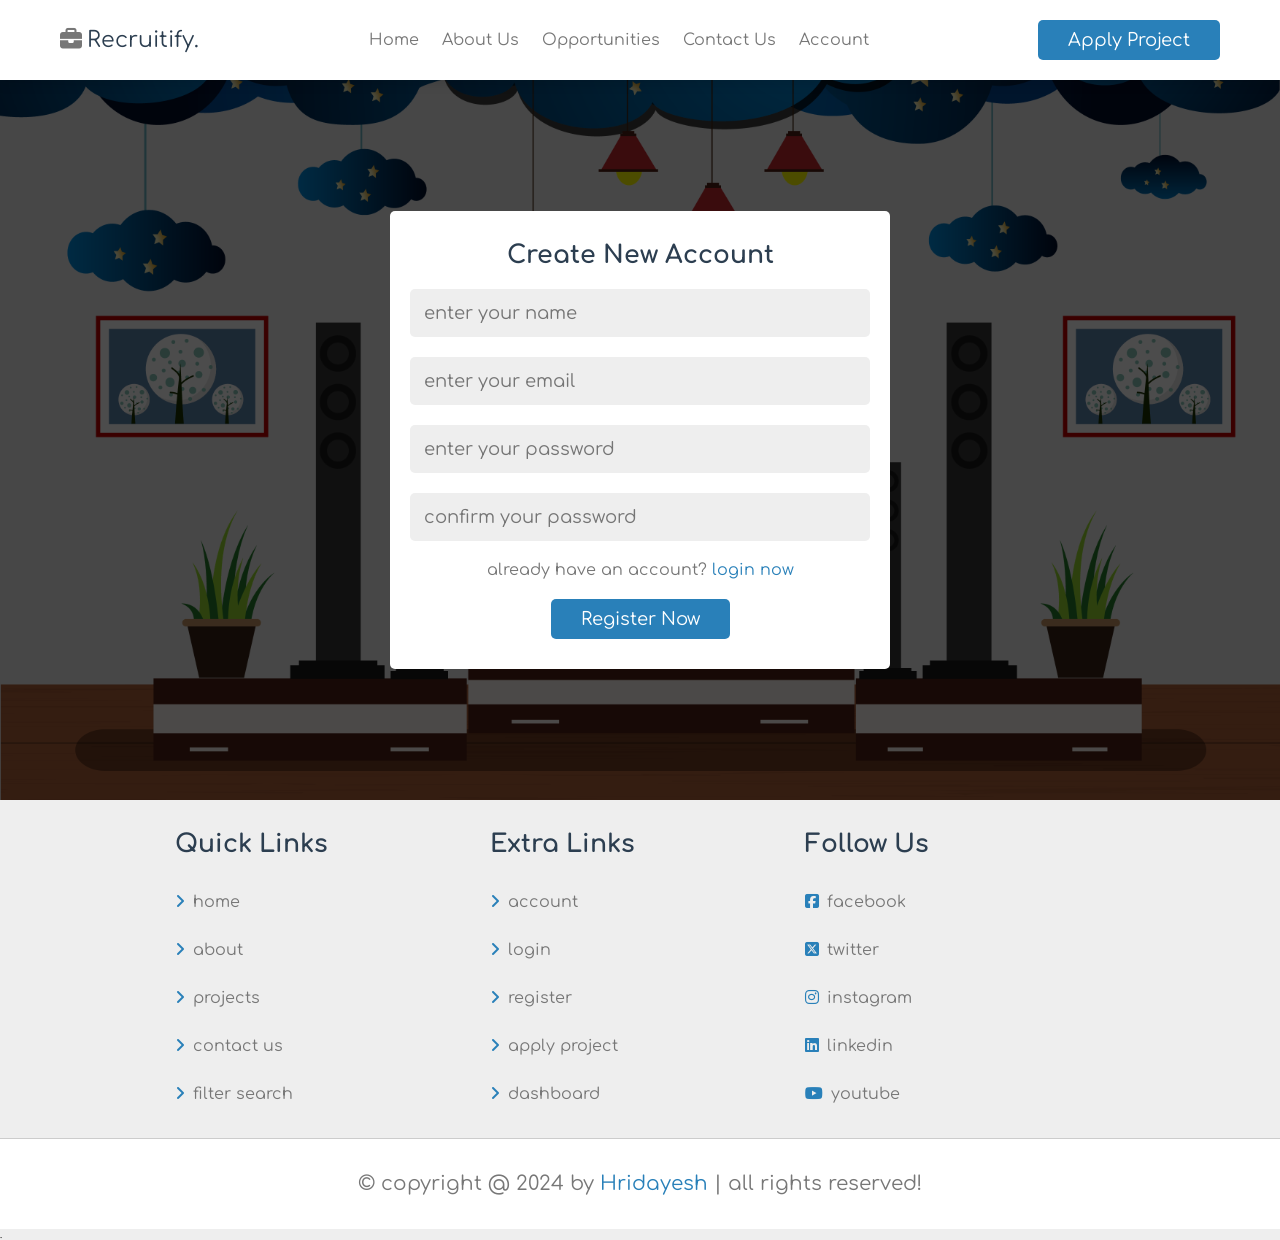
<file: register.html>
<!DOCTYPE html>
<html lang="en">
<head>
    <meta charset="UTF-8">
    <meta http-equiv="X-UA-Compatible" content="IE=edge">
    <meta name="viewport" content="width=device-width, initial-scale=1.0">
    <title>Register</title>

    <!-- CSS file link -->
    <link rel="stylesheet" href="./css/style.css">
</head>

<body>
    <!-- header section -->


    <header class="header">

        <section class="flex">

            <div id="menu-btn" class="fas fa-bars-staggered"></div>
            
            <a href="index.html" class="logo"><i class="fas fa-briefcase"></i>Recruitify.</a> 

            <nav class="navbar">
                <a href="index.html">home</a>
                <a href="about.html">about us</a>
                <a href="oppurtunities.html">opportunities</a>
                <a href="contact.html">contact us</a>
                <a href="login.html">account</a>
            </nav>

            <a href="#" class="btn" onclick="window.location.href='oppurtunities.html'" style="margin-top: 0;">apply project</a>

        </section>

    </header>

    <!-- header section -->

<!-- account section starts -->

<div class="account-form-container">

    <section class="account-form">

        <form method="post" id="registrationForm">
            <h3>create new account</h3>
            <input id="name" type="text" required name="name" maxlength="20"
            class="input" placeholder="enter your name">
            <input id="email" type="email" required name="email" maxlength="50"
            class="input" placeholder="enter your email">
            <input id="password" type="password" required name="pass" maxlength="20"
            placeholder="enter your password" class="input">
            <input type="password" required name="c_pass" maxlength="20"
            placeholder="confirm your password" class="input">
            <p>already have an account? <a href="login.html">login now</a></p>
            <input type="submit" onclick="myFunction()" value="register now" name="submit" class="btn">
        </form>

    </section>
        
</div>

<!-- account section ends -->

    
<!-- footer section  begins   -->

    <footer class="footer">

        <section class="grid">

            <div class="box">
                <h3>quick links</h3>
                <a href="index.html"><i class="fas fa-angle-right"></i>home</a>
                <a href="about.html"><i class="fas fa-angle-right"></i>about</a>
                <a href="oppurtunities.html"><i class="fas fa-angle-right"></i>projects</a>
                <a href="contact.html"><i class="fas fa-angle-right"></i>contact us</a>
                <a href="#"><i class="fas fa-angle-right"></i>filter search</a>
            </div>
        
            <div class="box">
                <h3>extra links</h3>
                <a href="#"><i class="fas fa-angle-right"></i>account</a>
                <a href="login.html"><i class="fas fa-angle-right"></i>login</a>
                <a href="register.html"><i class="fas fa-angle-right"></i>register</a>
                <a href="#"><i class="fas fa-angle-right"></i>apply project</a>
                <a href="#"><i class="fas fa-angle-right"></i>dashboard</a>
            </div>

            <div class="box">
                <h3>follow us</h3>
                <a href="#"><i class="fab fa-square-facebook"></i>facebook</a>
                <a href="#"><i class="fab fa-square-x-twitter"></i>twitter</a>
                <a href="#"><i class="fab fa-instagram"></i>instagram</a>
                <a href="#"><i class="fab fa-linkedin"></i>linkedin</a>
                <a href="#"><i class="fab fa-youtube"></i>youtube</a>
            </div>

        </section>

        <div class="credit">&copy; copyright @ 2024 by <span>hridayesh</span> | all rights reserved!</div>
    
    </footer>

<!-- footer section  ends   -->
    
    
    
    <!-- JS file link -->.
    <script src="./js/script.js"></script>
</body>
</html>
</file>
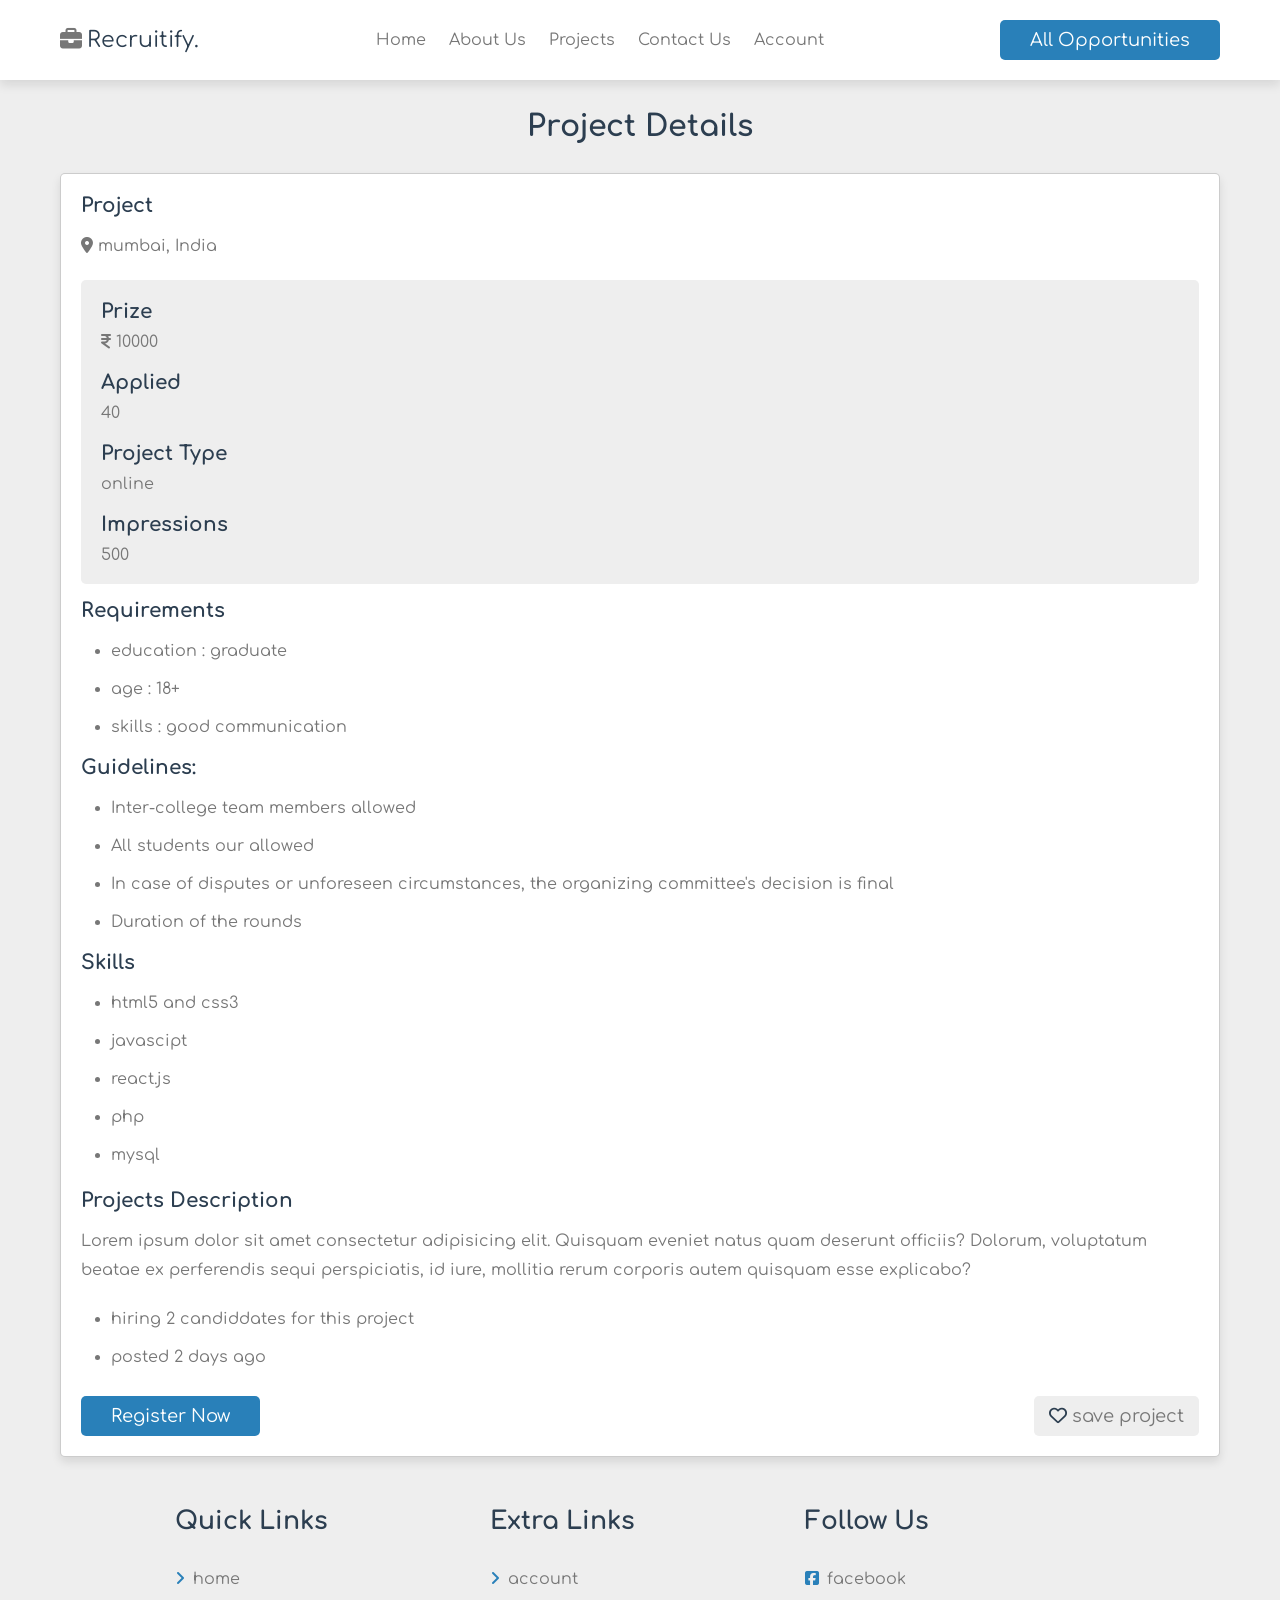
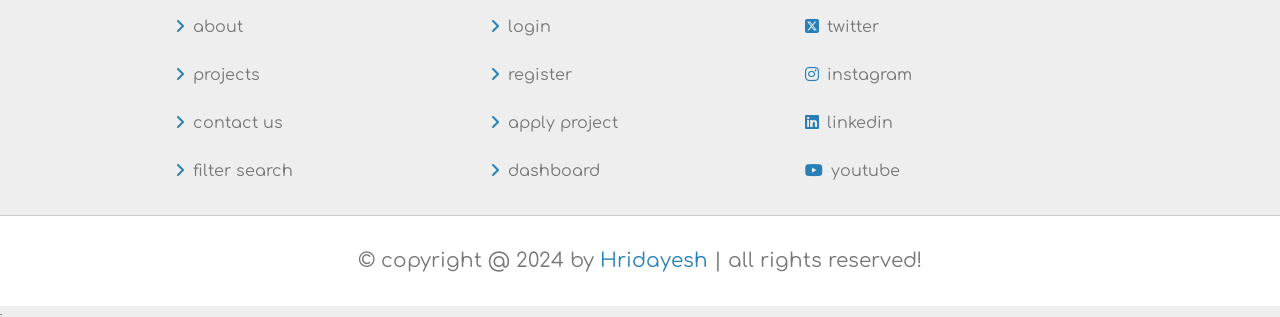
<file: view_project.html>
<!DOCTYPE html>
<html lang="en">

<head>
    <meta charset="UTF-8">
    <meta http-equiv="X-UA-Compatible" content="IE=edge">
    <meta name="viewport" content="width=device-width, initial-scale=1.0">
    <title>View Opportunity</title>

    <!-- CSS file link -->
    <link rel="stylesheet" href="./css/style.css">
</head>

<body>
    <!-- header section -->


    <header class="header">

        <section class="flex">

            <div id="menu-btn" class="fas fa-bars-staggered"></div>

            <a href="index.html" class="logo"><i class="fas fa-briefcase"></i>Recruitify.</a>

            <nav class="navbar">
                <a href="index.html">home</a>
                <a href="about.html">about us</a>
                <a href="oppurtunities.html">projects</a>
                <a href="contact.html">contact us</a>
                <a href="login.html">account</a>
            </nav>

            <a href="#" class="btn" onclick="window.location.href='oppurtunities.html'" style="margin-top: 0;">All opportunities</a>

        </section>

    </header>

    <!-- header section -->

    <!-- view job section starts -->

    <section class="project-details">

        <h1 class="heading">project details</h1>

        <div class="details">
            <div class="project-info">
                <h3>Project</h3>
                <!-- <a href="view_company.html">IT infosys co.</a> -->
                <p><i class="fas fa-map-marker-alt"></i> mumbai, India</p>
            </div>
            <div class="basic-details">
                <h3>Prize</h3>
                <p><i class="fas fa-indian-rupee-sign"></i> 10000</p>
                <h3>Applied</h3>
                <p>40</p>
                <h3>project type</h3>
                <p>online</p>
                <h3>Impressions</h3>
                <p>500</p>
            </div>
            <ul>
                <h3>requirements</h3>
                <li>education : <span>graduate</span></li>
                <li>age : <span>18+</span></li>
                <li>skills : <span>good communication</span></li>

            </ul>
            <ul>
                <h3>Guidelines:</h3>
                <li>Inter-college team members allowed</li>
                <li>All students our allowed</li>
                <li>In case of disputes or unforeseen circumstances, the organizing committee's decision is final
                </li>
                <li>Duration of the rounds</li>
            </ul>
            <ul>
                <h3>skills</h3>
                <li>html5 and css3</li>
                <li>javascipt</li>
                <li>react.js</li>
                <li>php</li>
                <li>mysql</li>
            </ul>
            <div class="description">
                <h3>projects description</h3>
                <p>Lorem ipsum dolor sit amet consectetur adipisicing elit. Quisquam eveniet natus quam deserunt
                    officiis? Dolorum, voluptatum beatae ex perferendis sequi perspiciatis, id iure, mollitia rerum
                    corporis autem quisquam esse explicabo?</p>
                <ul>
                    <li>hiring 2 candiddates for this project</li>
                    <li>posted 2 days ago</li>
                </ul>
            </div>
            <form method="post" class="flex-btn">
                <input onclick="myFunction3()" type="submit" value="register now" name="register" class="btn">
                <button onclick="myFunction3()" type="submit" class="save" style="float:right;"><i class="far fa-heart"></i><span>save project</span></button>
            </form>
        </div>

    </section>

    <!-- view job section starts -->










    <!-- footer section  begins   -->

    <footer class="footer">

        <section class="grid">

            <div class="box">
                <h3>quick links</h3>
                <a href="index.html"><i class="fas fa-angle-right"></i>home</a>
                <a href="about.html"><i class="fas fa-angle-right"></i>about</a>
                <a href="oppurtunities.html"><i class="fas fa-angle-right"></i>projects</a>
                <a href="contact.html"><i class="fas fa-angle-right"></i>contact us</a>
                <a href="#"><i class="fas fa-angle-right"></i>filter search</a>
            </div>

            <div class="box">
                <h3>extra links</h3>
                <a href="#"><i class="fas fa-angle-right"></i>account</a>
                <a href="login.html"><i class="fas fa-angle-right"></i>login</a>
                <a href="register.html"><i class="fas fa-angle-right"></i>register</a>
                <a href="#"><i class="fas fa-angle-right"></i>apply project</a>
                <a href="#"><i class="fas fa-angle-right"></i>dashboard</a>
            </div>

            <div class="box">
                <h3>follow us</h3>
                <a href="#"><i class="fab fa-square-facebook"></i>facebook</a>
                <a href="#"><i class="fab fa-square-x-twitter"></i>twitter</a>
                <a href="#"><i class="fab fa-instagram"></i>instagram</a>
                <a href="#"><i class="fab fa-linkedin"></i>linkedin</a>
                <a href="#"><i class="fab fa-youtube"></i>youtube</a>
            </div>

        </section>

        <div class="credit">&copy; copyright @ 2024 by <span>hridayesh</span> | all rights reserved!</div>

    </footer>

    <!-- footer section  ends   -->



    <!-- JS file link -->.
    <script src="./js/script.js"></script>
</body>

</html>
</file>
<file: css/style.css>
/* font awesome */
@import url('https://cdnjs.cloudflare.com/ajax/libs/font-awesome/6.5.2/css/all.min.css');

/* google fonts */
@import url('https://fonts.googleapis.com/css2?family=Comfortaa:wght@300&display=swap');

:root {
    --main-color: #2980b9;
    --red:red;
    --light-color:#777;
    --light-bg:#eee;
    --black:#2c3e50;
    --white:#fff;
    --box-shadow:0 .5rem 1rem rgba(0,0,0,0.1);
    --border: .1rem solid rgba(0,0,0,.2);
}

*{
    font-family: "Comfortaa", cursive;
     margin: 0; padding: 0;
     box-sizing: border-box;
     text-decoration: none;
     outline: none; border: none;
}

*::selection{
    background-color: var(--main-color);
    color: var(--white);
}

::-webkit-scrollbar{
    width: 1rem;
    height: .5rem;
}

::-webkit-scrollbar-track{
    background-color: transparent;
}

::-webkit-scrollbar-track{
    background-color: var(--main-color);
}

html {
    font-size: 62.5%;
    overflow-x: hidden;
    scroll-padding-top: 7rem;
    scroll-behavior: smooth;
}

body {
    background-color: var(--light-bg);
}

section {
    padding: 2rem;
    margin: 0 auto;
    max-width: 1200px;
}

.heading{
    text-align: center;
    margin-bottom: 2rem;
    font-size: 3rem;
    color: var(--black);
    text-transform: capitalize;
    padding: 1rem 0;
}

.section-title{
    border-top: 1rem solid var(--main-color);
    border-bottom: 1rem solid var(--main-color);
    background-color: var(--black);
    color: var(--white);
    text-align: center;
    padding: 6rem 2rem;
    font-size: 6rem;
    text-transform: capitalize;
}

.btn {
    display: inline-block;
    margin-top: 1rem;
    padding: 1rem 3rem;
    cursor: pointer;
    font-size: 1.8rem;
    color: var(--white);
    background-color: var(--main-color);
    border-radius: .5rem;
    text-transform: capitalize;
    text-align: center;
}

.btn:hover{
    background-color: var(--black);
}
   
.flex-button {
    display: flex;
    align-items: center;
    justify-content: space-between;
    column-gap: 1rem;
    flex-wrap: wrap;
}

.header{
    position: sticky;
    top:0; left:0;right:0;
    background-color: var(--white);
    box-shadow: var(--box-shadow);
    z-index: 1000;
}

.header .flex {
    position: relative;
    display: flex;
    align-items: center;
    justify-content: space-between;
}

#menu-btn {
    font-size:2.7rem;
    color: var(--black);
    cursor: pointer;
    display: none;
}

.header .flex .logo {
    font-size: 2.2rem;
    color: var(--black);
}

.header .flex .logo i{
    margin-right: .5rem;
    color: var(--light-color);
}

.header .flex .navbar a{
    display: inline-block;
    padding: .5rem 1rem;
    font-size: 1.6rem;
    color:var(--light-color);
    border-radius: .5rem;
    text-transform: capitalize;
}

.header .flex .navbar a:hover{ 
   background-color: var(--main-color);
   color: var(--white);
}

.home-container{
    background: url(../images/home-bg.png), rgba(0,0,0,.7) no-repeat;
    background-size: cover;
    background-position: center;
    background-attachment: fixed;
    background-blend-mode: color;
}

.home-container .home {
    min-height: 80vh;
    display: flex;
    align-items: center;
    justify-content: center;
}
.home-container .home form {
    background-color: var(--white);
    width: 50rem;
    border-radius: .5rem;
    padding: 2rem;
    text-align: center;
}

.home-container .home form h3 {
    font-size: 2.5rem;
    color: var(--black);
    margin-bottom: 1rem;
    text-transform: capitalize;
}

.home-container .home form p{
    text-align: left;
    font-size: 1.6rem;
    color: var(--light-color);
    padding-top: 1rem;
}

.home-container .home form p span{
    color: var(--red);
}

.home-container .home form .input{
    width: 100%;
    border-radius: .5rem;
    margin: 1rem 0;
    background-color: var(--light-bg);
    padding: 1.4rem;
    font-size: 1.8rem;
    color: var(--black);
} 

.category .box-container{
    display: grid;
    grid-template-columns: repeat(auto-fit, 25rem);
    justify-content: center;
    align-items: flex-start;
    gap: 1.5rem;
}

.category .box-container .box{
    border-radius: .5rem;
    box-shadow: var(--box-shadow);
    border: var(--border);
    padding: 2rem;
    background: var(--white);
    display: flex;
    align-items: center;
    gap: 1rem;
}

.category .box-container .box i{
    height: 4.5rem;
    width: 5rem;
    line-height: 4.5rem;
    font-size: 1.8rem;
    color: var(--black);
    border-radius: .5rem;
    background-color: var(--light-bg);
    text-align: center;
}

.category .box-container .box h3{
    font-size: 2rem;
    text-transform: capitalize;
    color: var(--black);
    padding-bottom: .5rem;
}

.category .box-container .box span{
    color: var(--light-color);
    font-size: 1.6rem;
}

.category .box-container .box:hover{
    background-color: var(--black);
}

.category .box-container .box:hover h3{
    color: var(--white);
}

.category .box-container .box:hover span{
    color: var(--white);
}

.category .box-container .box:hover i{
    background-color: var(--white);
}

.projects-container .box-container {
    display: grid;
    grid-template-columns: repeat(auto-fit, 35rem);
    gap: 1.5rem;
    align-items: flex-start;
    justify-content: center;

}

.projects-container .box-container .box {
    background-color: var(--white);
    border-radius: .5rem;
    border: var(--border);
    padding: 2rem;
    box-shadow: var(--box-shadow);
    overflow-x: hidden;
}

.projects-container .box-container .box .company{
    display: flex;
    align-items: center;
    gap: 1.5rem;
    margin-bottom: 1.5rem;
}

.projects-container .box-container .box .company img{
    height: 6rem;
    width: 6rem;
    object-fit: contain;
}

.projects-container .box-container .box .company h3{
    font-size: 1.8rem;
    color: var(--black);
    text-overflow: ellipsis;
    overflow-x: hidden;
    text-transform: capitalize;
    padding-bottom: .5rem;
}

.projects-container .box-container .box .company p{
    color: var(--light-color);
    font-size: 1.6rem;
}

.projects-container .box-container .box .project-title{
    font-size: 2rem;
    color: var(--black);
    text-transform: capitalize;
    overflow-x: hidden;
    text-overflow: ellipsis;
}

.projects-container .box-container .box .location {
    padding: 1rem 0;
    font-size: 1.6rem;
    color: var(--light-color);
}

.projects-container .box-container .box .location i{
    margin-right: .3rem;
    color: var(--light-color);
}

.projects-container .box-container .box .tags{
    display: flex;
    flex-wrap: wrap;
    gap: 1rem;
    margin: 1.5rem 0;
}

.projects-container .box-container .box .tags p{
    padding: 1rem 2rem;
    border-radius: .5rem;
    background-color: var(--light-bg);
    font-size: 1.6rem;
    color: var(--light-color);
}

.projects-container .box-container .box .tags p i{
    margin-right: .5rem;
    color: var(--black);
}

.projects-container .box-container .box .fa-heart{
    background-color: var(--light-bg);
    border-radius: .5rem;
    color: var(--light-color);
    font-size: 1.8rem;
    cursor: pointer;
    height: 4rem;
    width: 4.5rem;
    line-height: 4.5rem;
}

.projects-container .box-container .box .fa-heart:hover{
    background-color: var(--black);
    color: var(--white);
}

.about img{
    width: 100%;
    margin-bottom: 1.5rem;
}

.about .box{
    background-color: var(--white);
    border-radius: .5rem;
    border: var(--border);
    padding: 2rem;
    box-shadow: var(--box-shadow);
}

.about .box h3 {
    font-size: 2rem;
    color: var(--black);
    margin-bottom: 1rem;
    text-transform: capitalize;
}

.about .box p{
    padding: 1rem 0;
    line-height: 1.8;
    color: var(--light-color);
    font-size: 1.6rem;
}

.reviews .box-container{
    display: grid;
    grid-template-columns: repeat(auto-fit, 35rem);
    gap: 1.5rem;
    align-items: flex-start;
    justify-content: center;
}

.reviews .box-container .box{
    background-color: var(--white);
    box-shadow: var(--box-shadow);
    border: var(--border);
    border-radius: .5rem;
    padding: 2rem;
}

.reviews .box-container .box .stars{
    margin-bottom: 1.5rem; 
}

.reviews .box-container .box .stars i{
    color: var(--main-color);
    font-size: 1.8rem;
}

.reviews .box-container .box .title{
    text-transform: capitalize;
    font-size: 2rem;
    color: var(--black);
    text-align: right;
}

.reviews .box-container .box p{
    text-align: right;
    font-size: 1.6rem;
    color: var(--light-color);
    padding: 1rem 0;
    line-height: 1.8;
}

.reviews .box-container .box .user {
    display: flex;
    gap: 1.5rem;
    margin-top: 1rem;
    align-items: center;
}

.reviews .box-container .box .user i{
    height: 6rem;
    width: 6rem;
    border-radius: 50%;
    object-fit: cover;
}

.reviews .box-container .box .user h3{
    font-size: 2rem;
    color: var(--black);
    margin-bottom: .5rem;
    text-transform: capitalize;
}

.reviews .box-container .box .user .span{
    color: var(--light-color);

}

.project-filter form{
    background-color: var(--white);
    box-shadow: var(--box-shadow);
    border: var(--border);
    border-radius: .5rem;
    padding: 2rem;
}

.project-filter form .flex{
    display: flex;
    flex-wrap: wrap;
    column-gap: 1rem;
}

.project-filter form .flex .box{
    flex: 1 1 40rem;
}

.project-filter form .flex .box p{
    font-size: 1.6rem;
    color: var(--light-color);
}

.project-filter form .flex .box p span{
    color: var(--red);
}

.project-filter form .flex .box .input{
    width: 100%;
    border-radius: .5rem;
    padding: 1.4rem;
    color: var(--black);
    margin: 1rem 0;
    background-color: var(--light-bg);
    font-size: 1.8rem;
}

.project-filter form .dropdown-container{
    margin-top: 1rem;
    display: flex;
    flex-wrap: wrap;
    gap: 1rem;
}

.project-filter form .dropdown-container .dropdown{
    flex: 1 1 20rem;
    position: relative;
}

.project-filter form .dropdown-container .dropdown .output{
    width: 100%;
    background: var(--light-bg);
    border-radius: .5rem;
    padding: 1.4rem;
    font-size: 1.8rem;
    color: var(--black);
    text-align: center;
    user-select: none;
    cursor: pointer;
}

.project-filter form .dropdown-container .dropdown .output:placeholder-shown{
    text-transform: capitalize;
}

.project-filter form .dropdown-container .dropdown .lists{
    position: absolute;
    top: 100%; left: 0; right: 0;
    background-color: var(--white);
    padding: 1rem;
    border-radius: .5rem;
    background-color: var(--white);
    border: var(--border);
    box-shadow: var(--box-shadow);
    z-index: 10;
    transition: .2s linear;
    transform: scaleY(0);
    transform-origin: top;
}

.project-filter form .dropdown-container .dropdown .lists .items{
    padding: 1.2rem 1.4rem;
    border-radius: .5rem;
    font-size: 1.8rem;
    color: var(--black);
    cursor: pointer;
}

.project-filter form .dropdown-container .dropdown .lists .items:hover{
    background-color: var(--light-bg);
}

.project-filter form .dropdown-container .dropdown .lists:hover,
.project-filter form .dropdown-container .dropdown:hover .lists,
.project-filter form .dropdown-container .dropdown .output:focus + .lists,
.project-filter form .dropdown-container .dropdown .output:focus-within + .lists {
    transform: scaleY(1);
    transition: .2s linear;
}

.project-details .details{
    background-color: var(--white);
    border-radius: .5rem;
    border: var(--border);
    padding: 2rem;
    box-shadow: var(--box-shadow);
    overflow-x: hidden;
}

.project-details .details h3{
    margin-bottom: 1rem;
    font-size: 2rem;
    color: var(--black);
    text-transform: capitalize;
    overflow-x: hidden;
    text-overflow: ellipsis;
}

.project-details .details .project-info a{
    display: block;
    font-size: 1.6rem;
    color: var(--main-color);
    margin: .5rem 0;
}

.project-details .details .project-info a:hover {
    text-decoration: underline;
}

.project-details .details .project-info p{
    padding: 1rem 0;
    font-size: 1.6rem;
    color: var(--light-color);
}

.project-details .details .basic-details {
    background-color: var(--light-bg);
    margin: 1.5rem 0;
    border-radius: .5rem;
    padding: 2rem;
    padding-bottom: 0;
}

.project-details .details .basic-details p{
    color: var(--light-color);
    padding-bottom: 2rem;
    font-size: 1.6rem;
}

.project-details .details ul{
    margin: 1rem 0;
}

.project-details .details ul li{
    padding: 1rem 0;
    font-size: 1.6rem;
    color: var(--light-color);
    margin-left: 3rem;
}

.project-details .details .description {
    margin-top: 1.5rem;
}

.project-details .details .description p{
    font-size: 1.6rem;
    color: var(--light-color);
    line-height: 1.8;
    padding: .5rem 0;
}

.project-details .details .save{
    background-color: var(--light-bg);
    border-radius: .5rem;
    padding: 1rem 1.5rem;
    cursor: pointer;
    font-size: 1.8rem;
    margin-top: 1rem;
}

.project-details .details .save:hover{
    background-color: var(--black);
}

.project-details .details .save i{
    margin-right: .5rem;
    color: var(--black);
}

.project-details .details .save span{
    color: var(--light-color);
}

.project-details .details .save:hover i{
    color: var(--white);
}

.project-details .details .save:hover span{
    background-color: var(--black);
    color: var(--white);
}

.view-company .details{
    background-color: var(--white);
    box-shadow: var(--box-shadow);
    border: var(--border);
    border-radius: .5rem;
    background-color: var(--white);
    padding: 2rem;
}

.view-company .details .info{
    max-width: 30rem;
    margin: 0 auto;
    border-radius: .5rem;
    background-color: var(--light-bg);
    padding: 3rem 2rem;
    text-align: center;
    margin-bottom: 2rem;
}

.view-company .details .info img{
    height: 10rem;
    width:10rem;
    object-fit: contain;
    margin-bottom: 1rem;
}

.view-company .details .info h3{
    padding: 1.5rem 0;
    font-size: 2rem;
    color: var(--black);
}

.view-company .details .info p{
    font-size: 1.6rem;
    color: var(--light-color);
}

.view-company .details .description {
    margin-top: 2rem;
}

.view-company .details .description h3{
    font-size: 2.5rem;
    color: var(--black);
    padding: 1rem 0;
    text-transform: capitalize;
}

.view-company .details .description p{
    padding: .5rem 0;
    font-size: 1.6rem;
    color: var(--light-color);
    line-height: 1.8;
}

.view-company .details ul li{
    margin-left: 3rem;
    font-size: 1.6rem;
    color: var(--light-color);
    padding-top: 1.5rem;
}

.contact .box-container{
    display: grid;
    grid-template-columns: repeat(auto-fit, 35rem);
    gap: 1.5rem;
    align-items: flex-start;
    justify-content: center;
}

.contact .box-container .box{
    background-color: var(--white);
    border: var(--border);
    border-radius: .5rem;
    box-shadow: var(--box-shadow);
    padding:3rem 2rem;
    text-align: center;
}

.contact .box-container .box i{
    height: 4.5rem;
    width: 5rem;
    line-height: 4.5rem;
    font-size: 2rem;
    color: var(--white);
    background-color: var(--black);
    border-radius: .5rem;
    margin-bottom: 2rem;
}

.contact .box-container .box a{
    display: block;
    padding-top: .5rem;
    font-size: 1.6rem;
    color: var(--light-color);
    line-height: 1.5;
}

.contact form{
    margin-top: 2rem;
    background-color: var(--white);
    border: var(--border);
    border-radius: .5rem;
    box-shadow: var(--box-shadow);
    padding: 2rem;
    text-align: center;
}
.contact form h3{
    font-size: 2.5rem;
    color: var(--black);
    text-transform: capitalize;
    margin-bottom: 1rem;
}

.contact form .flex{
    display: flex;
    flex-wrap: wrap;
    column-gap: 1rem;
}

.contact form .flex .box{
    flex: 1 1 40rem;
}

.contact form .input{
    width: 100%;
    border-radius: .5rem;
    padding: 1.4rem;
    color: var(--black);
    font-size: 1.8rem;
    background-color: var(--light-bg);
    margin: 1rem 0;
}

.contact form p{
    text-align: left;
    font-size: 1.6rem;
    padding-top: 1rem;
    color: var(--light-color);
}

.contact form p span{
    color: var(--red);
}

.contact form textarea{
    height: 15rem;
    resize: none;
}

.account-form-container{
    background: url(../images/home-bg.png), rgba(0,0,0,.7) no-repeat;
    background-size: cover;
    background-position: center;
    background-attachment: fixed;
    background-blend-mode: color;
}

.account-form-container .account-form{
    min-height: 80vh;
    display: flex;
    align-items: center;
    justify-content: center;
}


.account-form-container .account-form form{
    background-color: var(--white);
    border-radius: .5rem;
    padding:3rem 2rem;
    width: 50rem;
    text-align: center;
}

.account-form-container .account-form form h3{
    font-size: 2.5rem;
    color: var(--black);
    text-transform: capitalize;
    margin-bottom: 1rem;
}

.account-form-container .account-form form .input{
    width: 100%;
    margin: 1rem 0;
    font-size: 1.8rem;
    padding: 1.4rem;
    background-color: var(--light-bg);
    border-radius: .5rem;
}

.account-form-container .account-form form p{
    padding: 1rem 0;
    font-size: 1.6rem;
    color: var(--light-color);
}

.account-form-container .account-form form p a{
    color: var(--main-color);
}

.account-form-container .account-form form p a:hover{
    color: var(--black);
    text-decoration: underline;
}














.footer .grid {
    display: grid;
    grid-template-columns: repeat(auto-fit, 30rem);
    gap: 1.5rem;
    justify-content: center;
    align-items: flex-start;
}

.footer .grid .box h3 {
    font-size: 2.5rem;
    color: var(--black);
    margin: 1rem 0;
    padding-bottom: 1rem;
    text-transform: capitalize;
}

.footer .grid .box a{
    display: block;
    padding: 1.5rem 0;
    font-size: 1.6rem;
    color: var(--light-color);
}

.footer .grid .box a i{
    color: var(--main-color);
    margin-right: .8rem;
    transition: .2s linear;
}

.footer .grid .box a:hover i{
    margin-right: 2rem;
}

.footer .credit {
    text-align: center;
    padding: 3rem 2rem;
    border-top: var(--border);
    background-color: var(--white);
    font-size: 2rem;
    color: var(--light-color);
    line-height: 1.5;
}

.footer .credit span{
    color: var(--main-color);
    text-transform: capitalize;
}












/* media queries */

@media (max-width:991px){

    html {
        font-size: 55%;;
    }

    .section-title{
        font-size: 5rem;
    }

}

@media (max-width:768px){

    #menu-btn{
        display: inline-block;
    }

    .header .flex .navbar {
        position: absolute;
        top: 99%; left:0; right: 0;
        border-top: var(--border);
        background-color: var(--white);
        padding: 1rem .5rem;
        clip-path: polygon(0 0, 100% 0, 100% 0, 0 0);
        transition: .2s linear;
    }

    .header .flex .navbar.active{
        clip-path: polygon(0 0, 100% 0, 100% 100%, 0 100%);
    }

    .header .flex .navbar a{
        display: block;
        padding: 1.5rem 2rem;
    }

    .category .box-container {
        grid-template-columns: repeat(auto-fit, 16rem);
    }

    .category .box-container .box {
        flex-flow: column;
        text-align: center;
    }

    .section-title {
        font-size: 4rem;
    }

}

@media (max-width:450px){

    html {
        font-size: 50%;;
    }

    .section-title{
        font-size: 3rem;
    }

}
</file>
